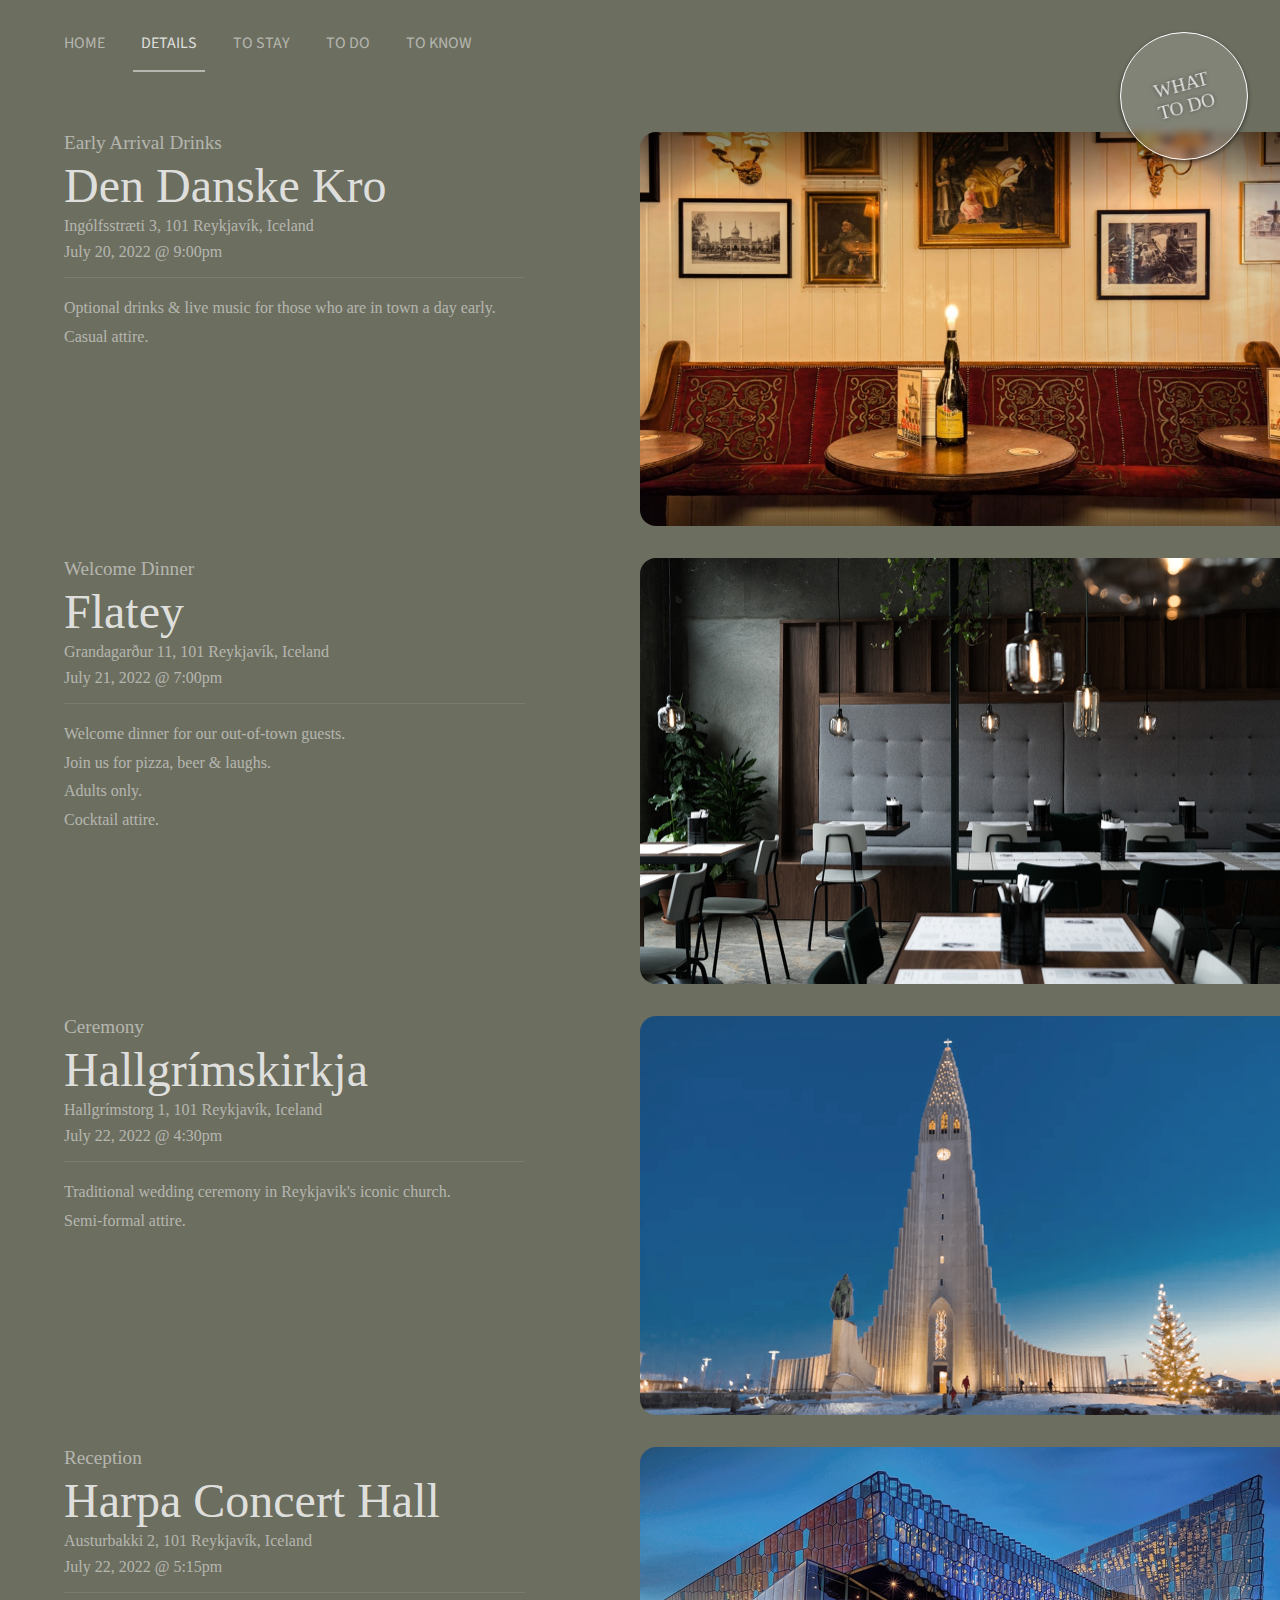
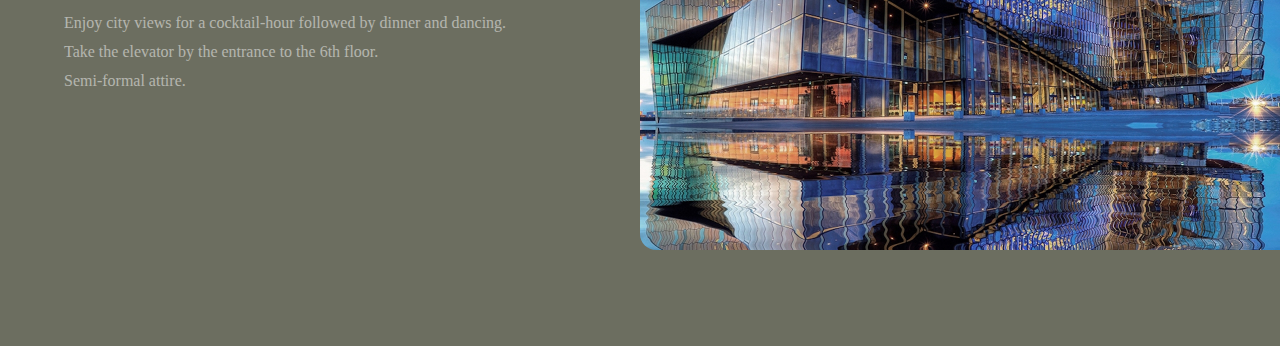
<file: details/index.html>
<html lang="en">

<head>
  <link rel="stylesheet" href="/style.css">
  <link
    href="https://fonts.googleapis.com/css2?family=Playfair+Display:wght@300;400;700;900&family=Source+Sans+Pro&display=swap"
    rel="stylesheet">
  <meta name="viewport" content="width=device-width, initial-scale=1">
  <title>Liz & Siggi | July 22, 2022</title>
</head>

<body>
  <div class="container peek">
    <div class="color-block">
      <div class="color-block-top">
        <div class="menu">
          <a class="menu-item" href="/">Home</a>
          <a class="menu-item selected" href="/details/">Details</a>
          <a class="menu-item" href="/stay/">To Stay</a>
          <a class="menu-item" href="/do/">To Do</a>
          <a class="menu-item" href="/know/">To Know</a>
        </div>
      </div>
      <div class="color-block-title">
        <div class="color-block-date">July 22, 2022 &nbsp;|&nbsp; Reykjavik, Iceland</div>
        <div class="color-block-names">Details</div>
      </div>
    </div>
    <div class="photo-block"></div>
    <div class="rsvp-container">
      <a href="/do/" class="rsvp"></a>
      <div class="rsvp-text">WHAT<br/>TO DO</div>
    </div>
  </div>
  <div class="container secondary">
    <div class="content">

      <div class="content-section">
        <div class="content-section-details">
          <div class="content-section-heading">Early Arrival Drinks</div>
          <div class="content-section-title">Den Danske Kro</div>
          <div class="content-section-info">Ingólfsstræti 3, 101 Reykjavík, Iceland</div>
          <div class="content-section-info">July 20, 2022 @ 9:00pm</div>
          <div class="content-section-info paragraph">
            Optional drinks & live music for those who are in town a day early.<br/>
            Casual attire.
          </div>
        </div>
        <img class="content-section-image" src="/danski2.jpg" />
      </div>

      <div class="content-section">
        <div class="content-section-details">
          <div class="content-section-heading">Welcome Dinner</div>
          <div class="content-section-title">Flatey</div>
          <div class="content-section-info">Grandagarður 11, 101 Reykjavík, Iceland</div>
          <div class="content-section-info">July 21, 2022 @ 7:00pm</div>
          <div class="content-section-info paragraph">
            Welcome dinner for our out-of-town guests.<br />
            Join us for pizza, beer & laughs.<br />
            Adults only.<br/>
            Cocktail attire.
          </div>
        </div>
        <img class="content-section-image" src="/flatey.jpg" />
      </div>

      <div class="content-section">
        <div class="content-section-details">
          <div class="content-section-heading">Ceremony</div>
          <div class="content-section-title">Hallgrímskirkja</div>
          <div class="content-section-info">Hallgrímstorg 1, 101 Reykjavík, Iceland</div>
          <div class="content-section-info">July 22, 2022 @ 4:30pm</div>
          <div class="content-section-info paragraph">
            Traditional wedding ceremony in Reykjavik's iconic church.<br />
            Semi-formal attire.
          </div>
        </div>
        <img class="content-section-image" src="/church.png" />
      </div>

      <div class="content-section">
        <div class="content-section-details">
          <div class="content-section-heading">Reception</div>
          <div class="content-section-title">Harpa Concert Hall</div>
          <div class="content-section-info">Austurbakki 2, 101 Reykjavík, Iceland</div>
          <div class="content-section-info">July 22, 2022 @ 5:15pm</div>
          <div class="content-section-info paragraph">
            Enjoy city views for a cocktail-hour followed by dinner and dancing.<br />
            Take the elevator by the entrance to the 6th floor.<br/>
            Semi-formal attire.
          </div>
        </div>
        <img class="content-section-image" src="/harpa.jpg" />
      </div>
    </div>
  </div>
</body>

</html>
</file>
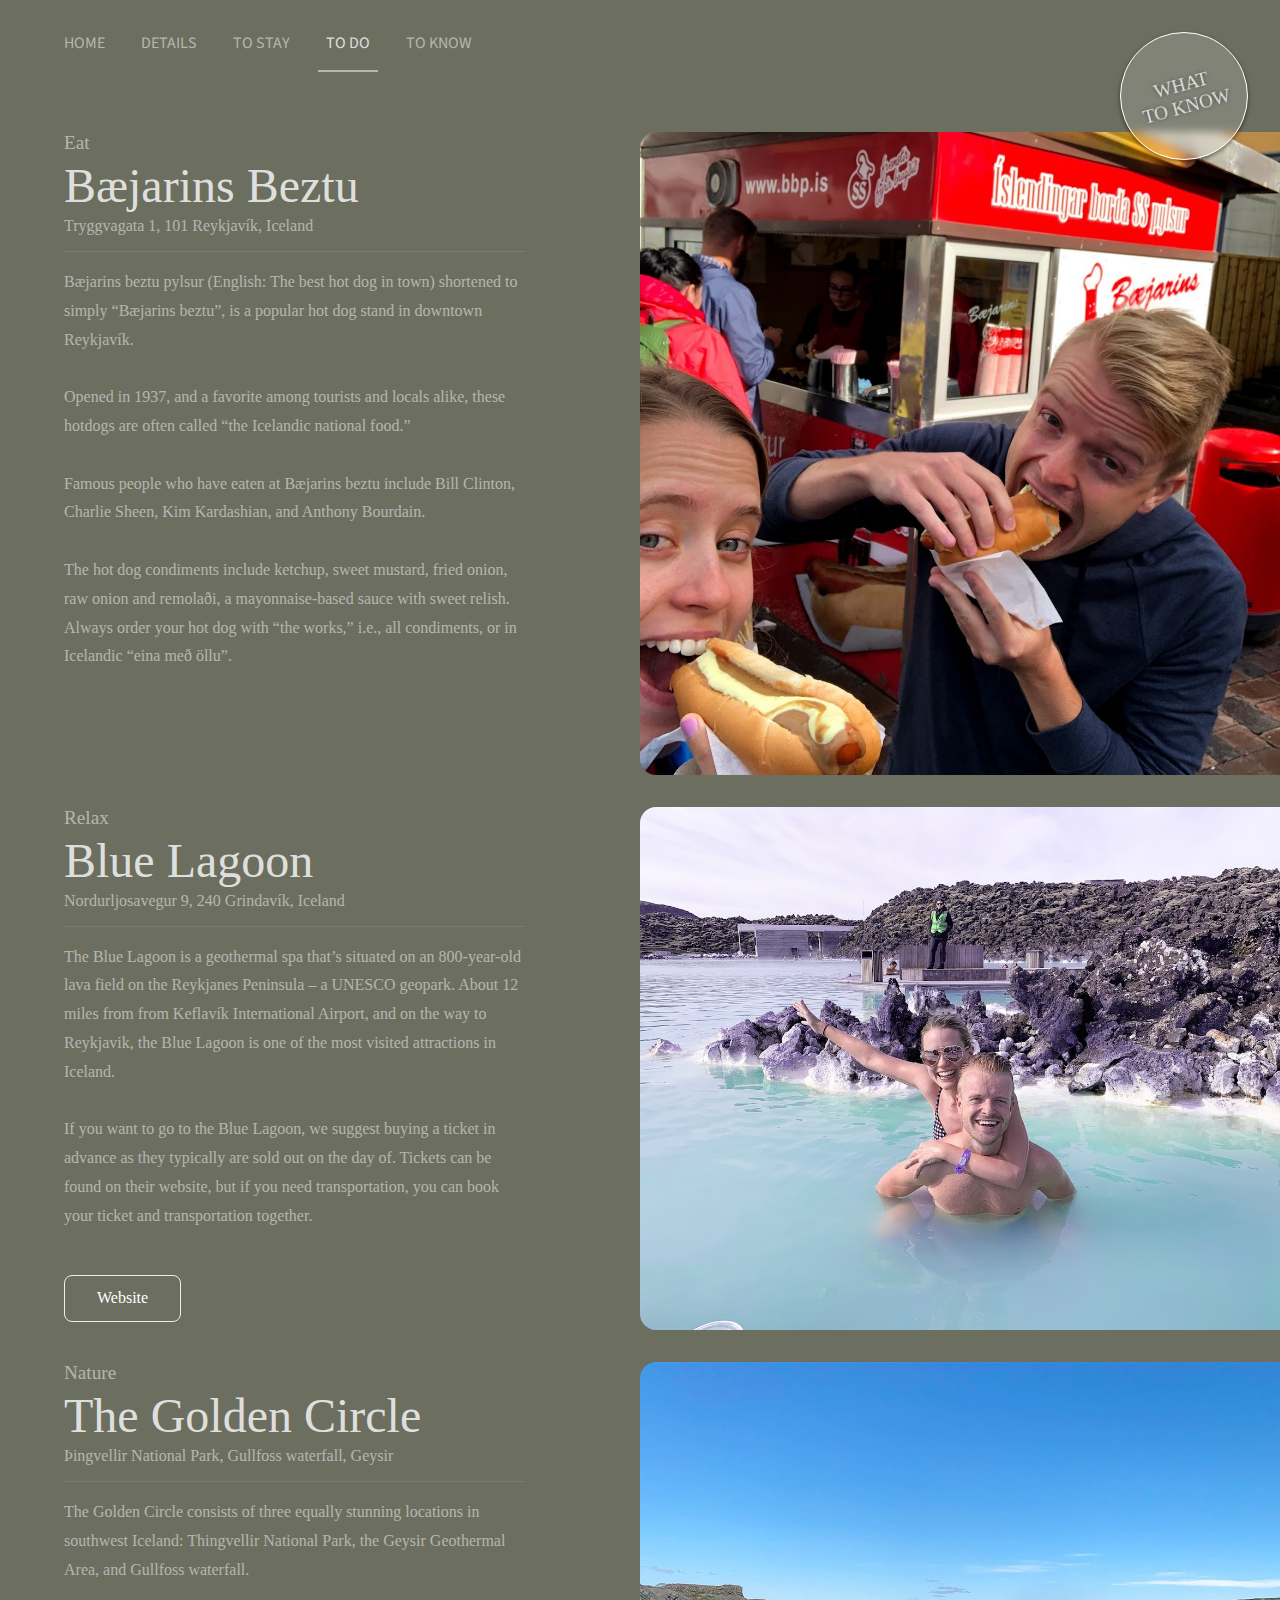
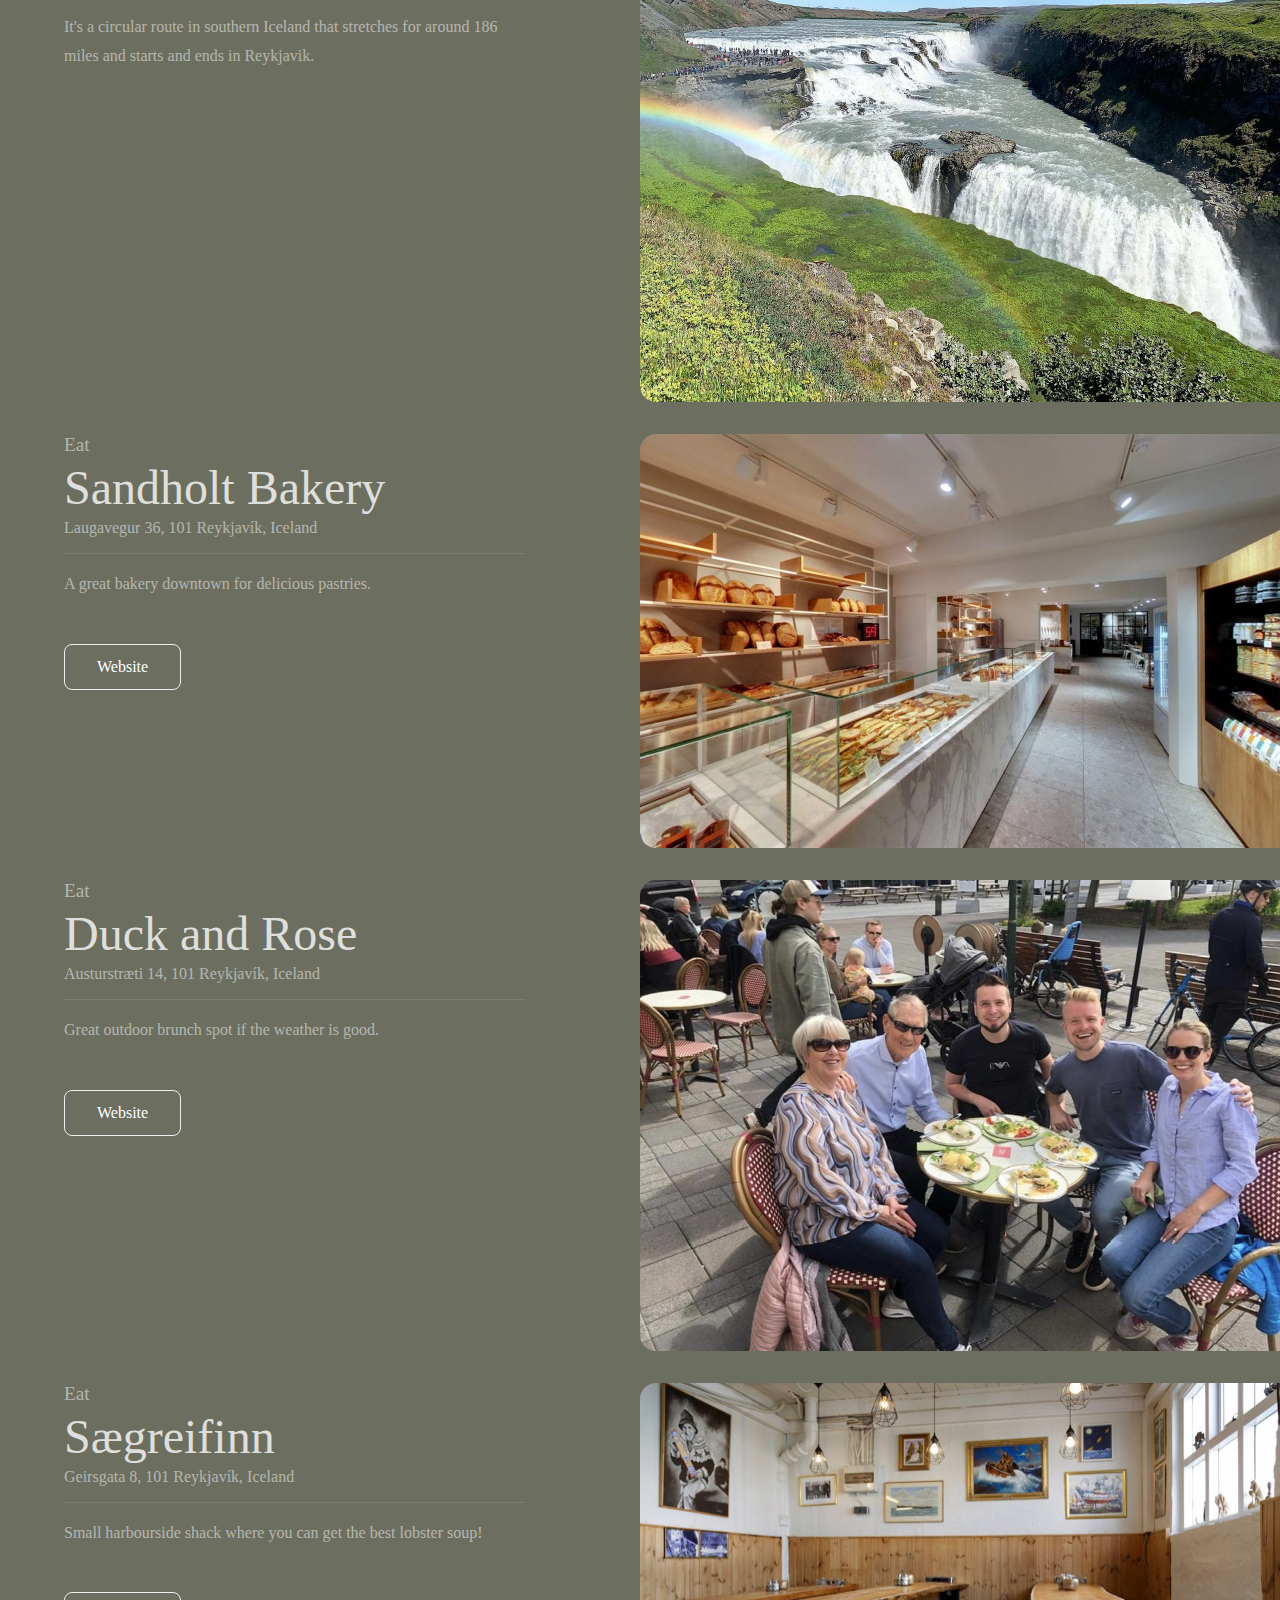
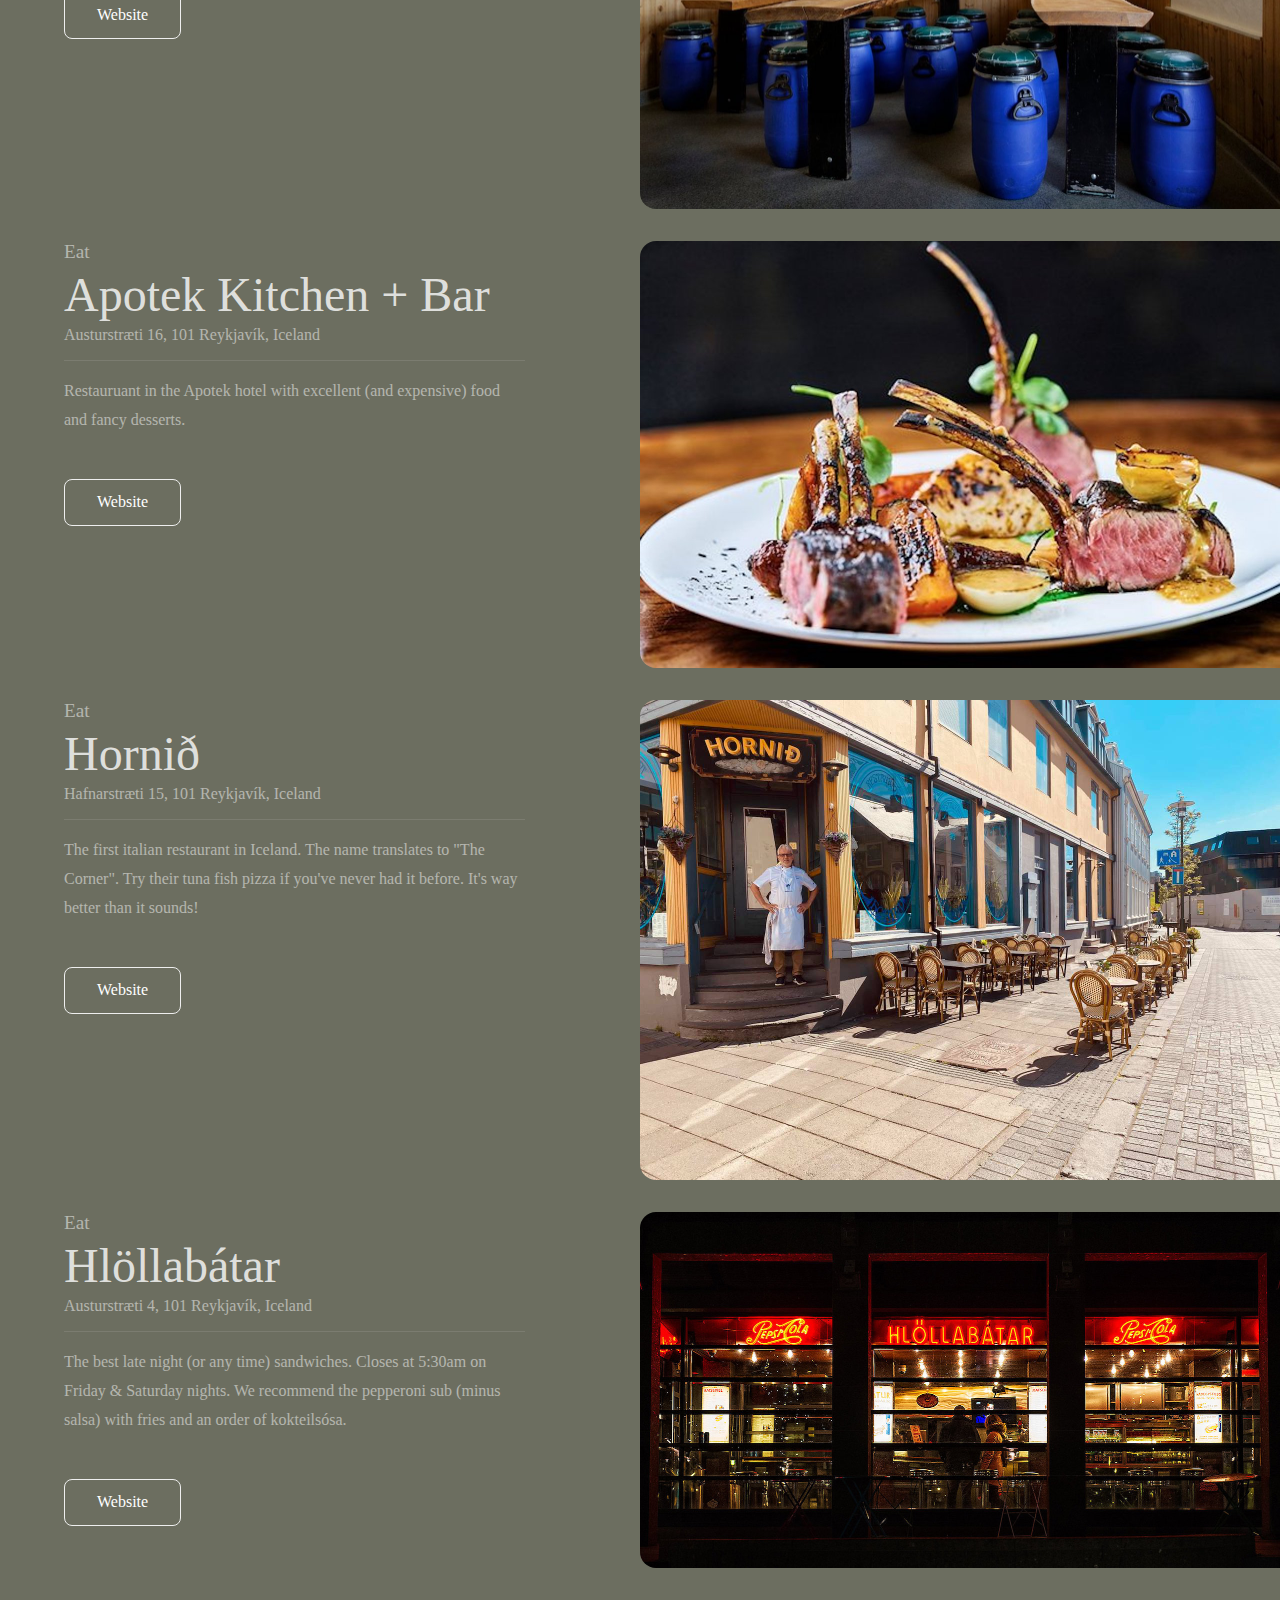
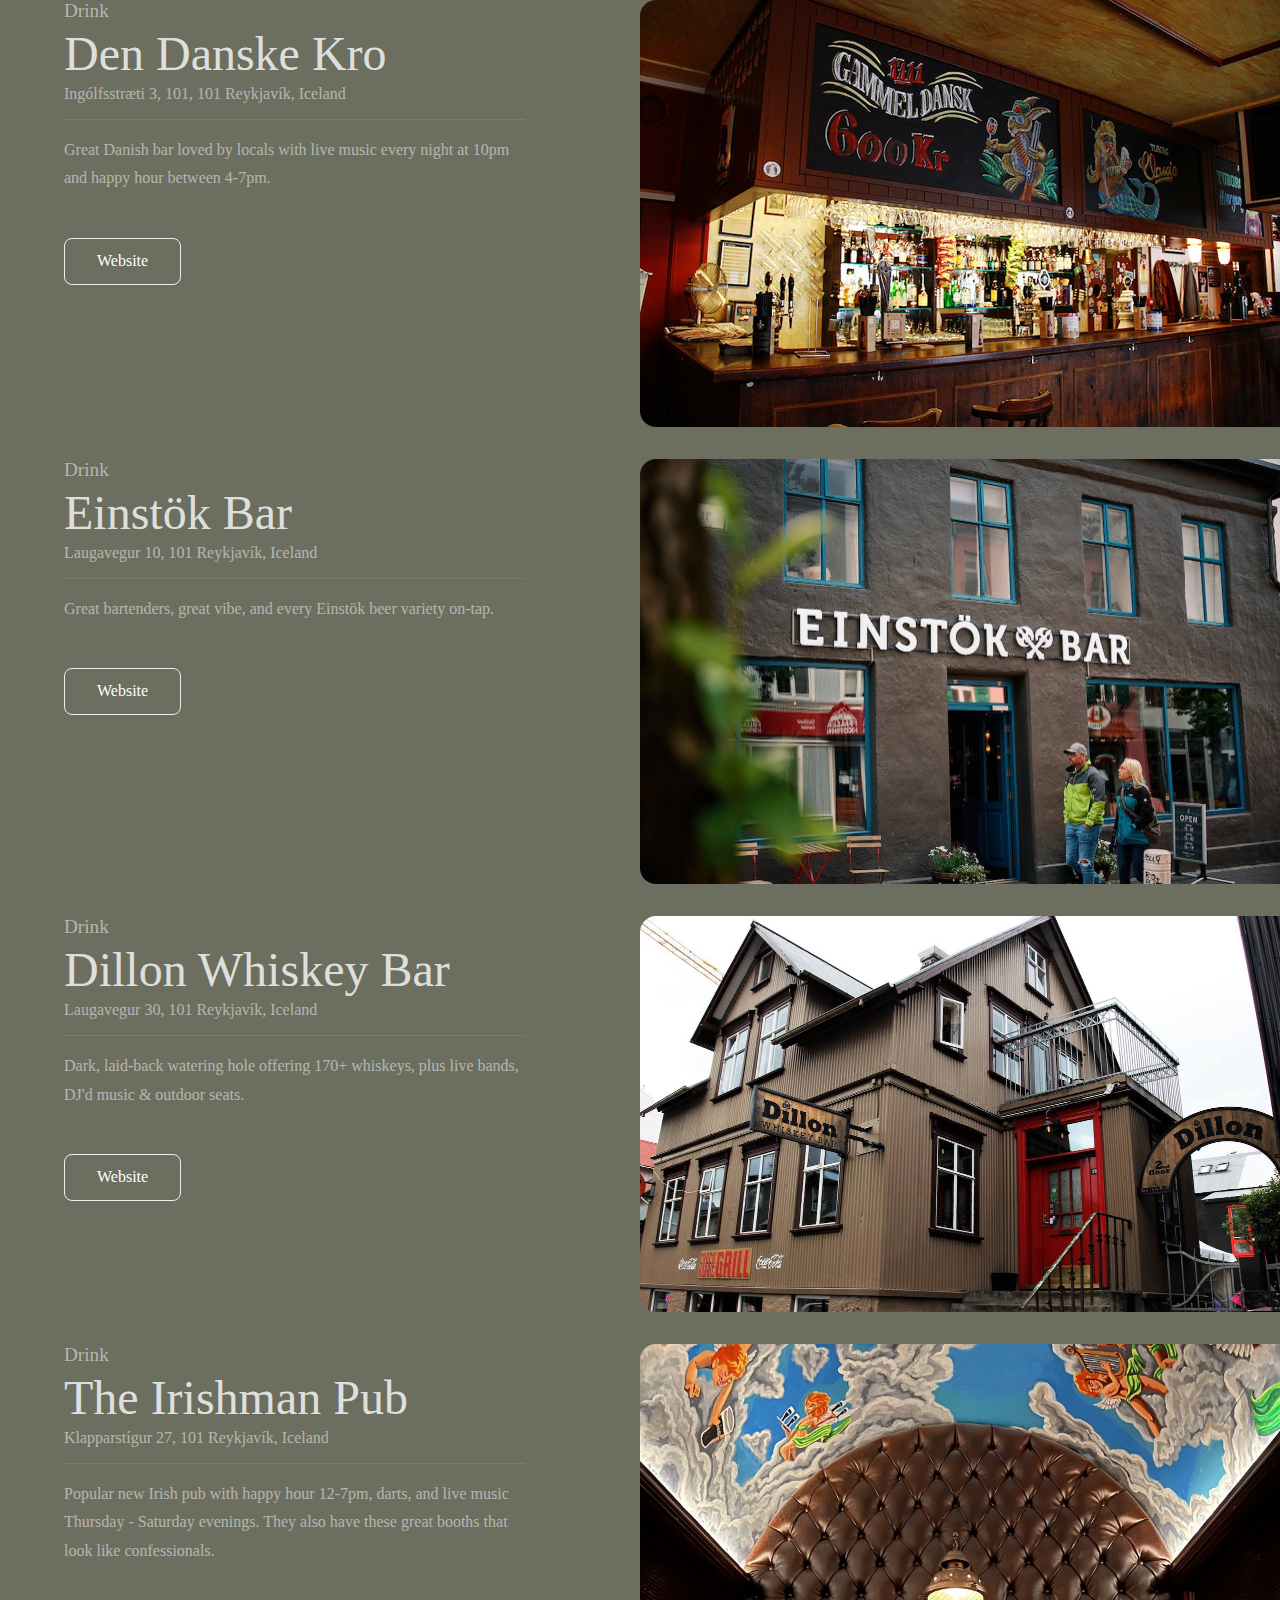
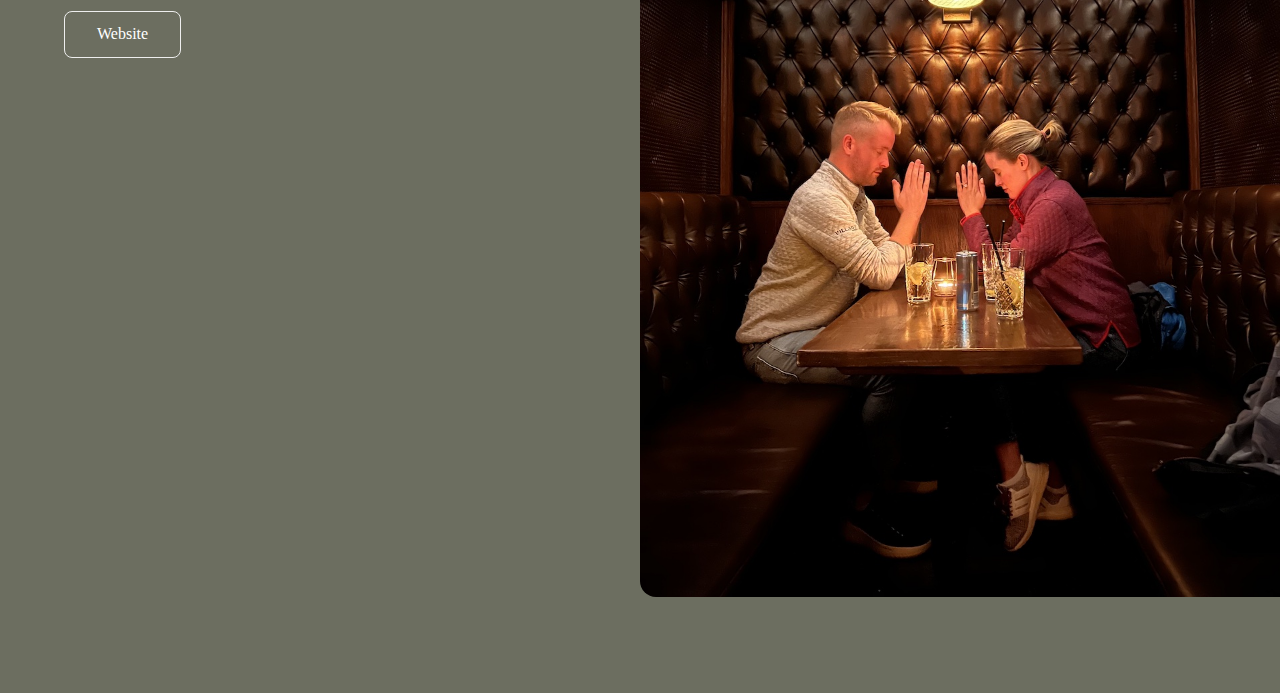
<file: do/index.html>
<html>

<head>
  <link rel="stylesheet" href="../style.css">
  <link
    href="https://fonts.googleapis.com/css2?family=Playfair+Display:wght@300;400;700;900&family=Source+Sans+Pro&display=swap"
    rel="stylesheet">
  <meta name="viewport" content="width=device-width, initial-scale=1">
  <title>Liz & Siggi | July 22, 2022</title>
</head>

<body>
  <div class="container peek">
    <div class="color-block">
      <div class="color-block-top">
        <div class="menu">
          <a class="menu-item" href="/">Home</a>
          <a class="menu-item" href="/details/">Details</a>
          <a class="menu-item" href="/stay/">To Stay</a>
          <a class="menu-item selected" href="/do/">To Do</a>
          <a class="menu-item" href="/know/">To Know</a>
        </div>
      </div>
      <div class="color-block-title">
        <div class="color-block-date">July 22, 2022 &nbsp;|&nbsp; Reykjavik, Iceland</div>
        <div class="color-block-names">To Do</div>
      </div>
    </div>
    <div class="photo-block"></div>
    <div class="rsvp-container">
      <a href="/know/" class="rsvp"></a>
      <div class="rsvp-text">WHAT<br/>TO KNOW</div>
    </div>
  </div>
  <div class="container secondary">
    <div class="content">
      <div class="content-section">
        <div class="content-section-details">
          <div class="content-section-heading">Eat</div>
          <div class="content-section-title">Bæjarins Beztu</div>
          <div class="content-section-info">Tryggvagata 1, 101 Reykjavík, Iceland</div>
          <div class="content-section-info paragraph">
            Bæjarins beztu pylsur (English: The best hot dog in town) shortened to simply “Bæjarins beztu”, is a popular hot dog stand in downtown Reykjavík. 
            <br/><br/>
            Opened in 1937, and a favorite among tourists and locals alike, these hotdogs are often called “the Icelandic national food.” 
            <br/><br/>
            Famous people who have eaten at Bæjarins beztu include Bill Clinton, Charlie Sheen, Kim Kardashian, and Anthony Bourdain.
            <br/><br/>
            The hot dog condiments include ketchup, sweet mustard, fried onion, raw onion and remolaði, a mayonnaise-based sauce with sweet relish. Always order your hot dog with “the works,” i.e., all condiments, or in Icelandic “eina með öllu”.
          </div>
        </div>
        <img class="content-section-image" src="../3.jpg" />
      </div>

      <div class="content-section">
        <div class="content-section-details">
          <div class="content-section-heading">Relax</div>
          <div class="content-section-title">Blue Lagoon</div>
          <div class="content-section-info">Nordurljosavegur 9, 240 Grindavík, Iceland</div>
          <div class="content-section-info paragraph">
            The Blue Lagoon is a geothermal spa that’s situated on an 800-year-old lava field on the Reykjanes Peninsula – a UNESCO geopark. About 12 miles from from Keflavík International Airport, and on the way to Reykjavik, the Blue Lagoon is one of the most visited attractions in Iceland.
            <br/><br/>
            If you want to go to the Blue Lagoon, we suggest buying a ticket in advance as they typically are sold out on the day of. Tickets can be found on their website, but if you need transportation, you can book your ticket and transportation together. 
            <br/><br/>
            <a target="_blank" href="https://www.bluelagoon.com/">Website</a>
          </div>
        </div>
        <img class="content-section-image" src="../1.jpg" />
      </div>

      <div class="content-section">
        <div class="content-section-details">
          <div class="content-section-heading">Nature</div>
          <div class="content-section-title">The Golden Circle</div>
          <div class="content-section-info"> Þingvellir National Park, Gullfoss waterfall, Geysir</div>
          <div class="content-section-info paragraph">
            The Golden Circle consists of three equally stunning locations in southwest Iceland: Thingvellir National
            Park, the Geysir Geothermal Area, and Gullfoss waterfall.
            <br><br>
            It's a circular route in southern Iceland that stretches for around 186 miles and starts and ends in
            Reykjavik.

          </div>
        </div>
        <img class="content-section-image" src="../waterfall.jpeg" />
      </div>

      <div class="content-section">
        <div class="content-section-details">
          <div class="content-section-heading">Eat</div>
          <div class="content-section-title">Sandholt Bakery</div>
          <div class="content-section-info"> Laugavegur 36, 101 Reykjavík, Iceland</div>
          <div class="content-section-info paragraph">
            A great bakery downtown for delicious pastries.
            <br/><br/>
            <a target="_blank" href="https://sandholt.is/en/getting-started/">Website</a>
          </div>
        </div>
        <img class="content-section-image" src="../bakery.jpg" />
      </div>

      <div class="content-section">
        <div class="content-section-details">
          <div class="content-section-heading">Eat</div>
          <div class="content-section-title">Duck and Rose</div>
          <div class="content-section-info"> Austurstræti 14, 101 Reykjavík, Iceland</div>
          <div class="content-section-info paragraph">
            Great outdoor brunch spot if the weather is good.
            <br/><br/>
            <a target="_blank" href="https://duckandrose.is/en/">Website</a>
          </div>
        </div>
        <img class="content-section-image" src="../duck.jpg" />
      </div>

      <div class="content-section">
        <div class="content-section-details">
          <div class="content-section-heading">Eat</div>
          <div class="content-section-title">Sægreifinn</div>
          <div class="content-section-info">Geirsgata 8, 101 Reykjavík, Iceland</div>
          <div class="content-section-info paragraph">
            Small harbourside shack where you can get the best lobster soup!
            <br/><br/>
            <a target="_blank" href="https://www.tripadvisor.com/Restaurant_Review-g189970-d1209708-Reviews-Saegreifinn-Reykjavik_Capital_Region.html">Website</a>
          </div>
        </div>
        <img class="content-section-image" src="../lobster.jpg" />
      </div>

      <div class="content-section">
        <div class="content-section-details">
          <div class="content-section-heading">Eat</div>
          <div class="content-section-title">Apotek Kitchen + Bar</div>
          <div class="content-section-info"> Austurstræti 16, 101 Reykjavík, Iceland</div>
          <div class="content-section-info paragraph">
            Restauruant in the Apotek hotel with excellent (and expensive) food and fancy desserts.
            <br/><br/>
            <a target="_blank" href="https://apotekrestaurant.is/en/">Website</a>
          </div>
        </div>
        <img class="content-section-image" src="../apotek-restaurant.jpg" />
      </div>

      <div class="content-section">
        <div class="content-section-details">
          <div class="content-section-heading">Eat</div>
          <div class="content-section-title">Hornið</div>
          <div class="content-section-info">Hafnarstræti 15, 101 Reykjavík, Iceland</div>
          <div class="content-section-info paragraph">
            The first italian restaurant in Iceland. The name translates to "The Corner". Try their tuna fish pizza if you've never had it before. It's way better than it sounds! 
            <br/><br/>
            <a target="_blank" href="https://hornid.is/">Website</a>
          </div>
        </div>
        <img class="content-section-image" src="../hornid.jpg" />
      </div>

      <div class="content-section">
        <div class="content-section-details">
          <div class="content-section-heading">Eat</div>
          <div class="content-section-title">Hlöllabátar</div>
          <div class="content-section-info">Austurstræti 4, 101 Reykjavík, Iceland</div>
          <div class="content-section-info paragraph">
            The best late night (or any time) sandwiches. Closes at 5:30am on Friday & Saturday nights. We recommend the pepperoni sub (minus salsa) with fries and an order of kokteilsósa.
            <br/><br/>
            <a target="_blank" href="https://www.tripadvisor.com/Restaurant_Review-g189970-d2700680-Reviews-Hlollabatar-Reykjavik_Capital_Region.html">Website</a>
          </div>
        </div>
        <img class="content-section-image" src="../hloll.jpg" />
      </div>

      <div class="content-section">
        <div class="content-section-details">
          <div class="content-section-heading">Drink</div>
          <div class="content-section-title">Den Danske Kro</div>
          <div class="content-section-info">Ingólfsstræti 3, 101, 101 Reykjavík, Iceland</div>
          <div class="content-section-info paragraph">
            Great Danish bar loved by locals with live music every night at 10pm and happy hour between 4-7pm.
            <br/><br/>
            <a target="_blank" href="https://danski.is/">Website</a>
          </div>
        </div>
        <img class="content-section-image" src="../danski.jpg" />
      </div>

      <div class="content-section">
        <div class="content-section-details">
          <div class="content-section-heading">Drink</div>
          <div class="content-section-title">Einstök Bar</div>
          <div class="content-section-info">Laugavegur 10, 101 Reykjavík, Iceland</div>
          <div class="content-section-info paragraph">
            Great bartenders, great vibe, and every Einstök beer variety on-tap. 
            <br/><br/>
            <a target="_blank" href="https://www.tripadvisor.com/Restaurant_Review-g189970-d23488512-Reviews-Einstok_Bar-Reykjavik_Capital_Region.html">Website</a>
          </div>
        </div>
        <img class="content-section-image" src="../ein.jpg" />
      </div>

      <div class="content-section">
        <div class="content-section-details">
          <div class="content-section-heading">Drink</div>
          <div class="content-section-title">Dillon Whiskey Bar</div>
          <div class="content-section-info">Laugavegur 30, 101 Reykjavík, Iceland</div>
          <div class="content-section-info paragraph">
            Dark, laid-back watering hole offering 170+ whiskeys, plus live bands, DJ'd music & outdoor seats.
            <br/><br/>
            <a target="_blank" href="https://www.tripadvisor.com/Attraction_Review-g189970-d4326058-Reviews-Dillon_Whiskey_Bar-Reykjavik_Capital_Region.html">Website</a>
          </div>
        </div>
        <img class="content-section-image" src="../dillon.jpg" />
      </div>


      <div class="content-section">
        <div class="content-section-details">
          <div class="content-section-heading">Drink</div>
          <div class="content-section-title">The Irishman Pub</div>
          <div class="content-section-info">Klapparstígur 27, 101 Reykjavík, Iceland</div>
          <div class="content-section-info paragraph">
            Popular new Irish pub with happy hour 12-7pm, darts, and live music Thursday - Saturday evenings. They also have these great booths that look like confessionals.
            <br/><br/>
            <a target="_blank" href="https://www.tripadvisor.com/Attraction_Review-g189970-d4326058-Reviews-Dillon_Whiskey_Bar-Reykjavik_Capital_Region.html">Website</a>
          </div>
        </div>
        <img class="content-section-image" src="../irish.jpg" />
      </div>

      <!-- <div class="content-section">
        <div class="content-section-details">
          <div class="content-section-heading">Check back for more!</div>
          <div class="content-section-title">Coming soon</div>
          <div class="content-section-info paragraph">
            Check back for more ideas on what to do while in Iceland in the months leading up to the wedding!
          </div>
        </div>
        <img class="content-section-image" src="../2.jpg" />
      </div> -->

    </div>
  </div>
</body>

</html>
</file>
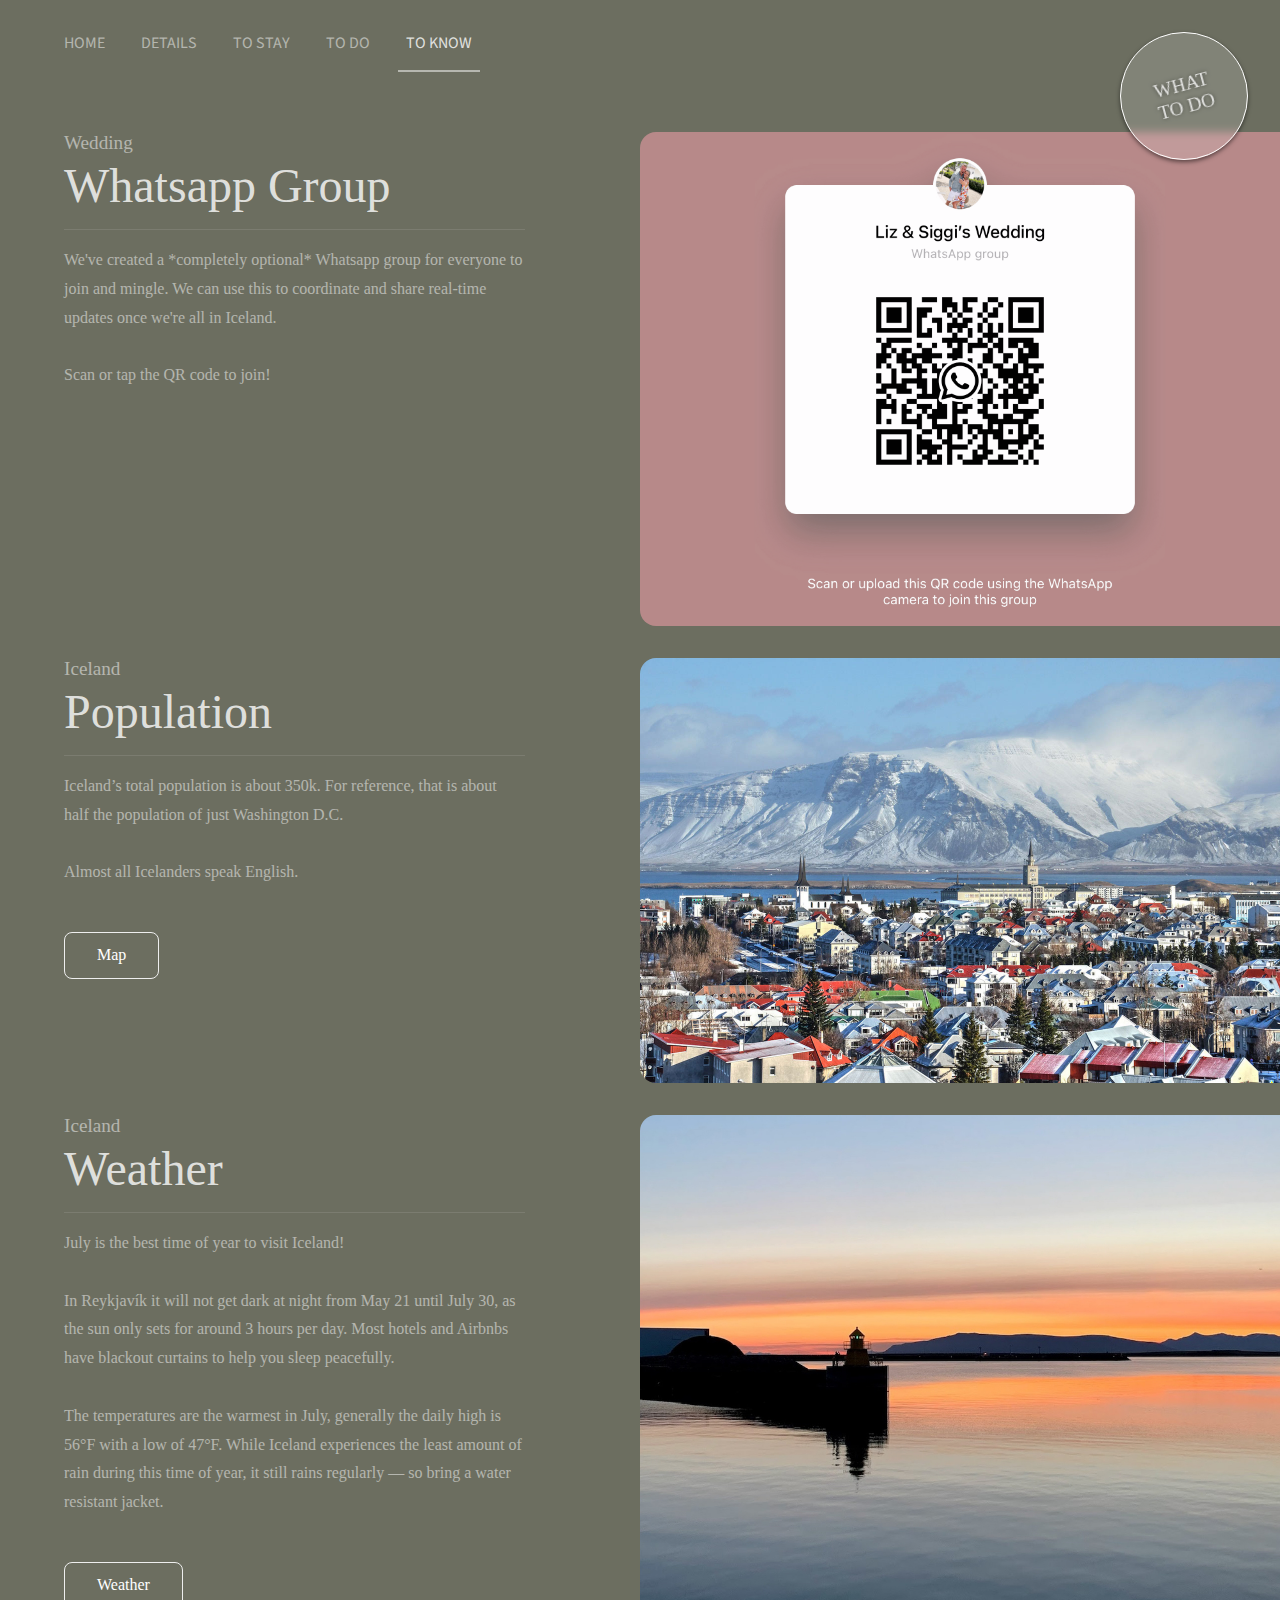
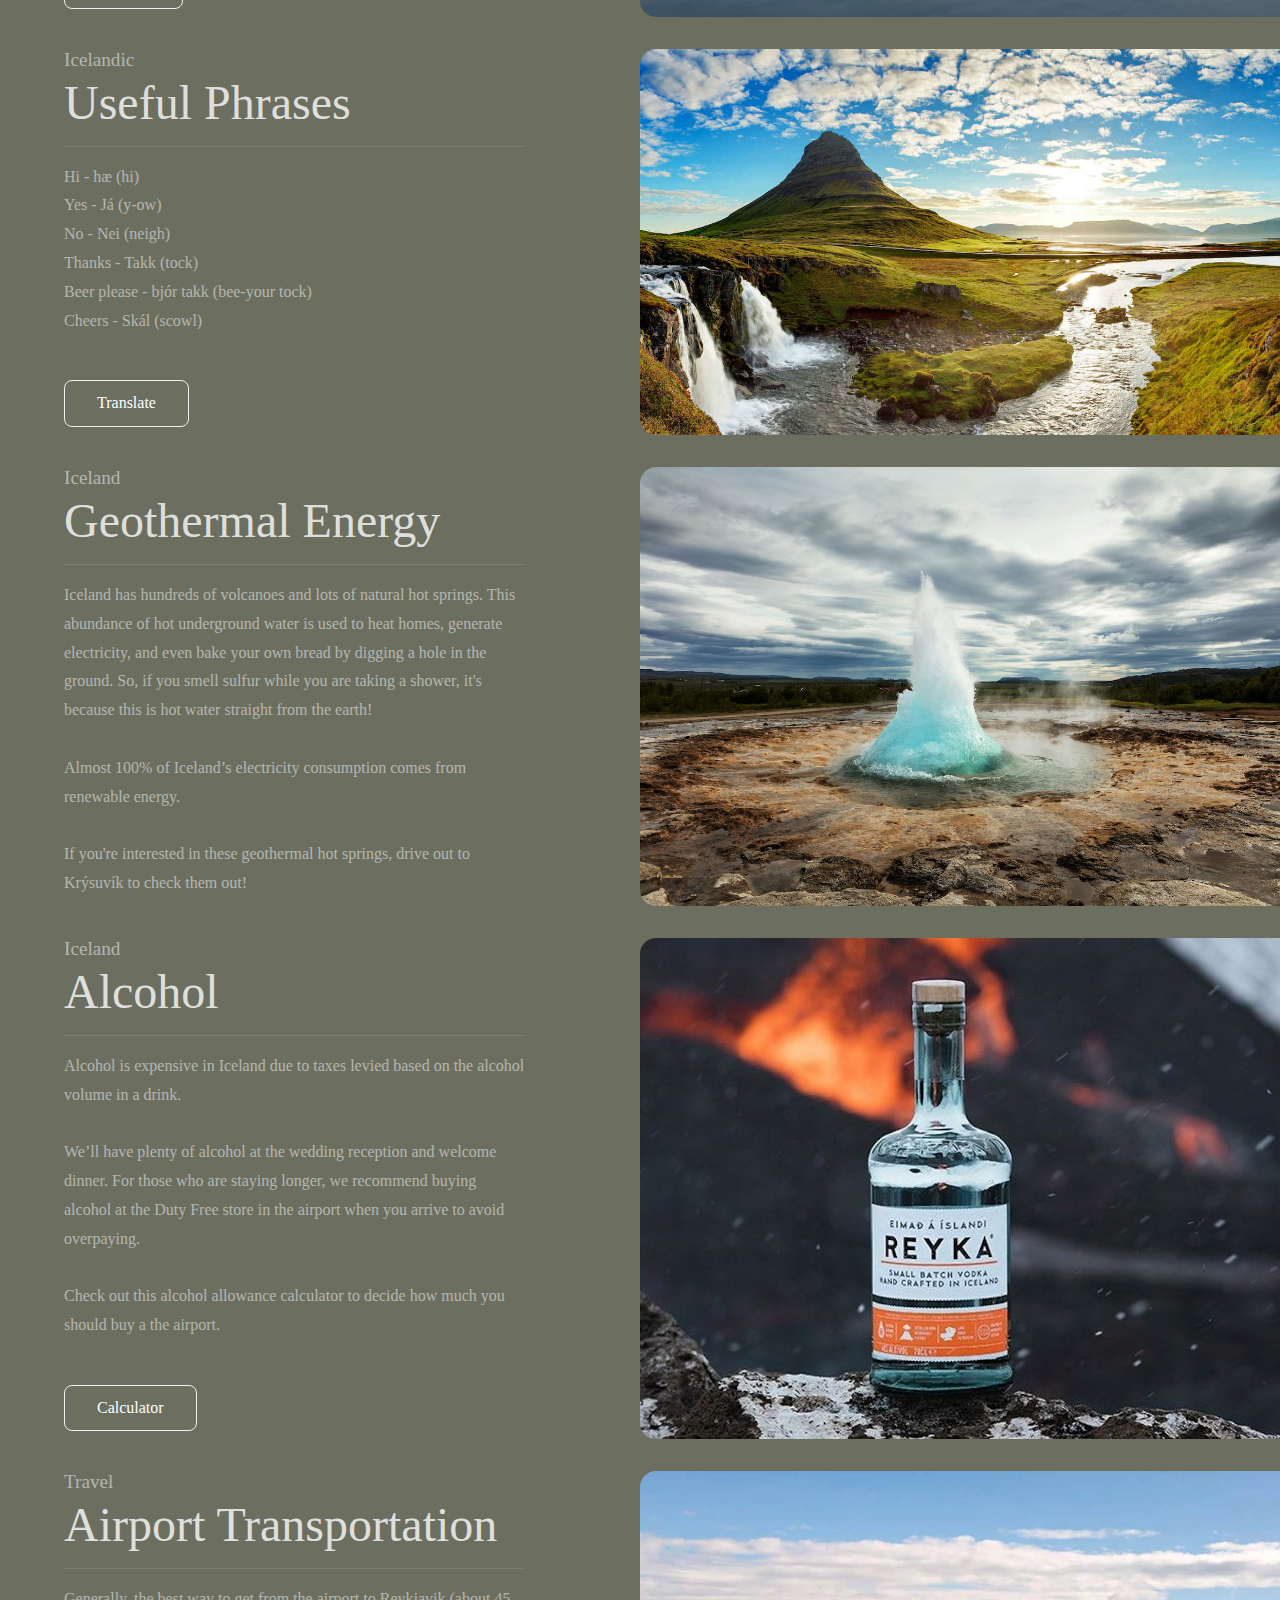
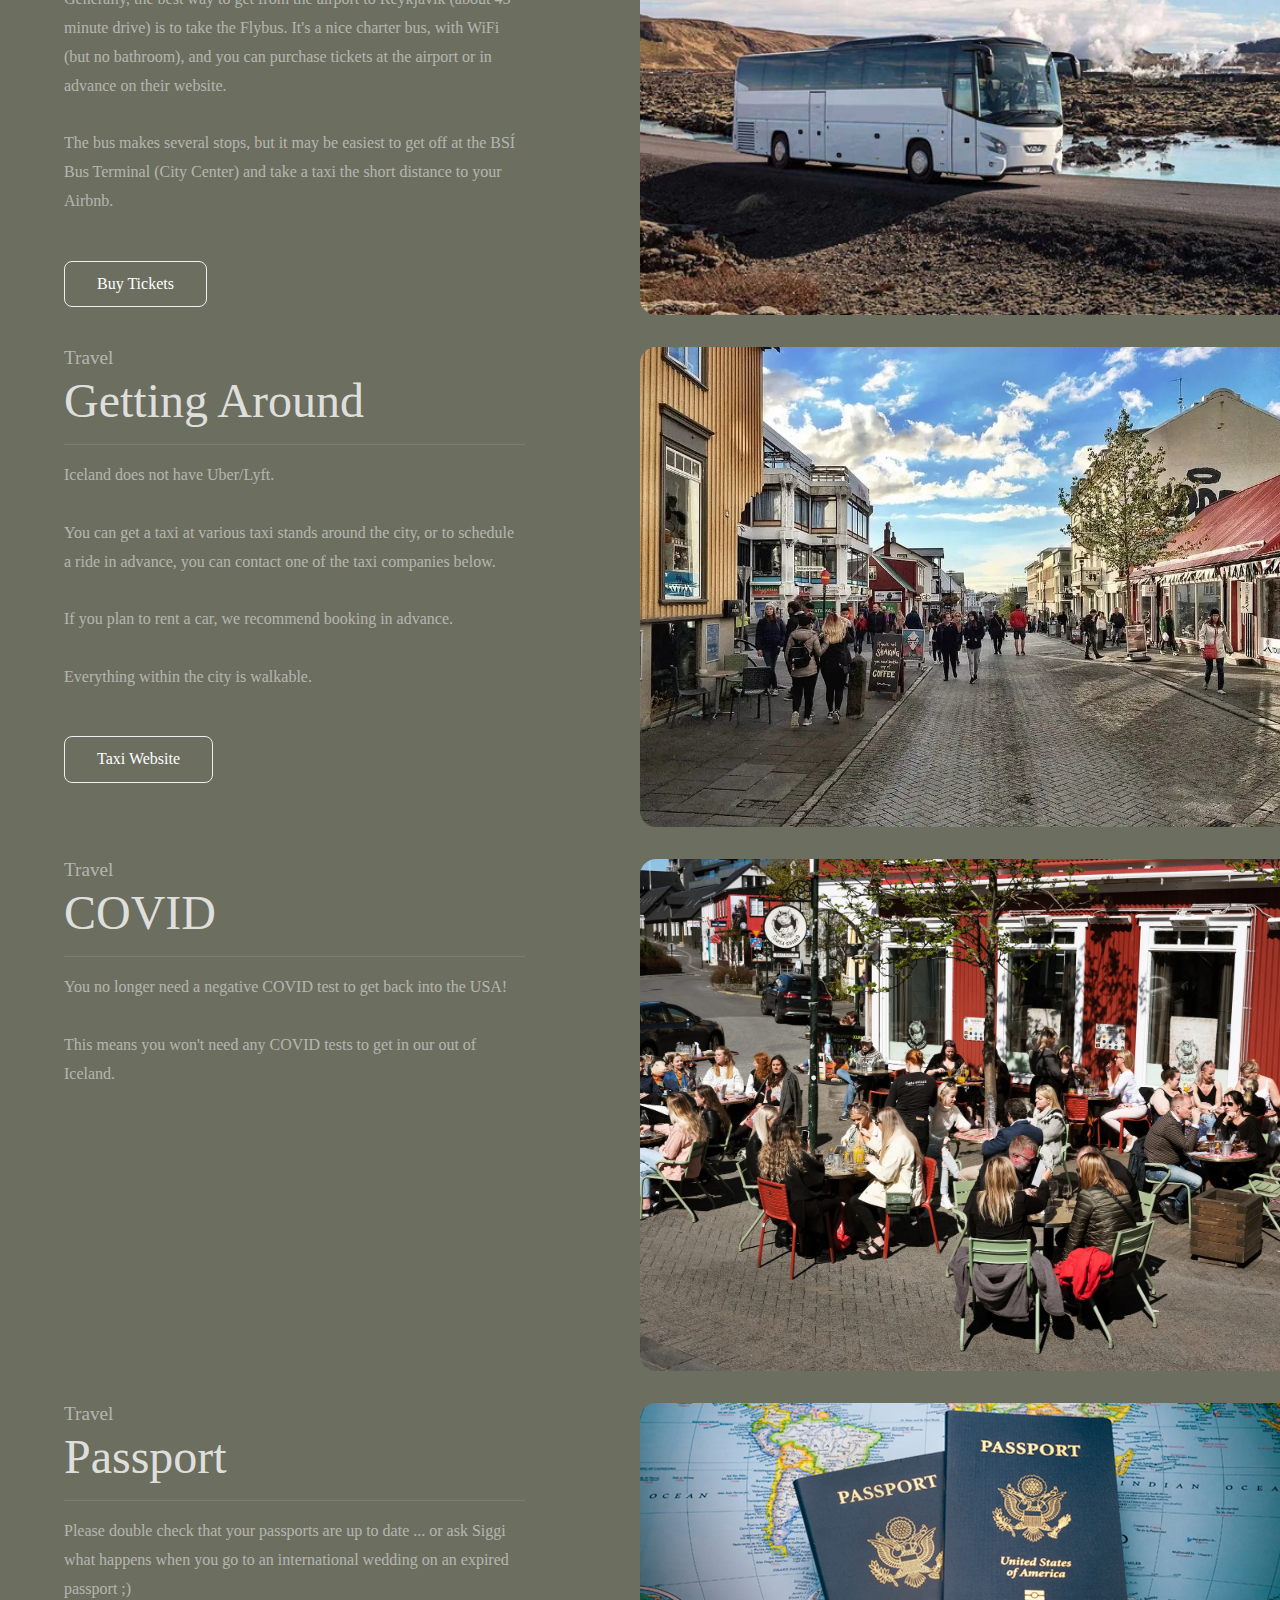
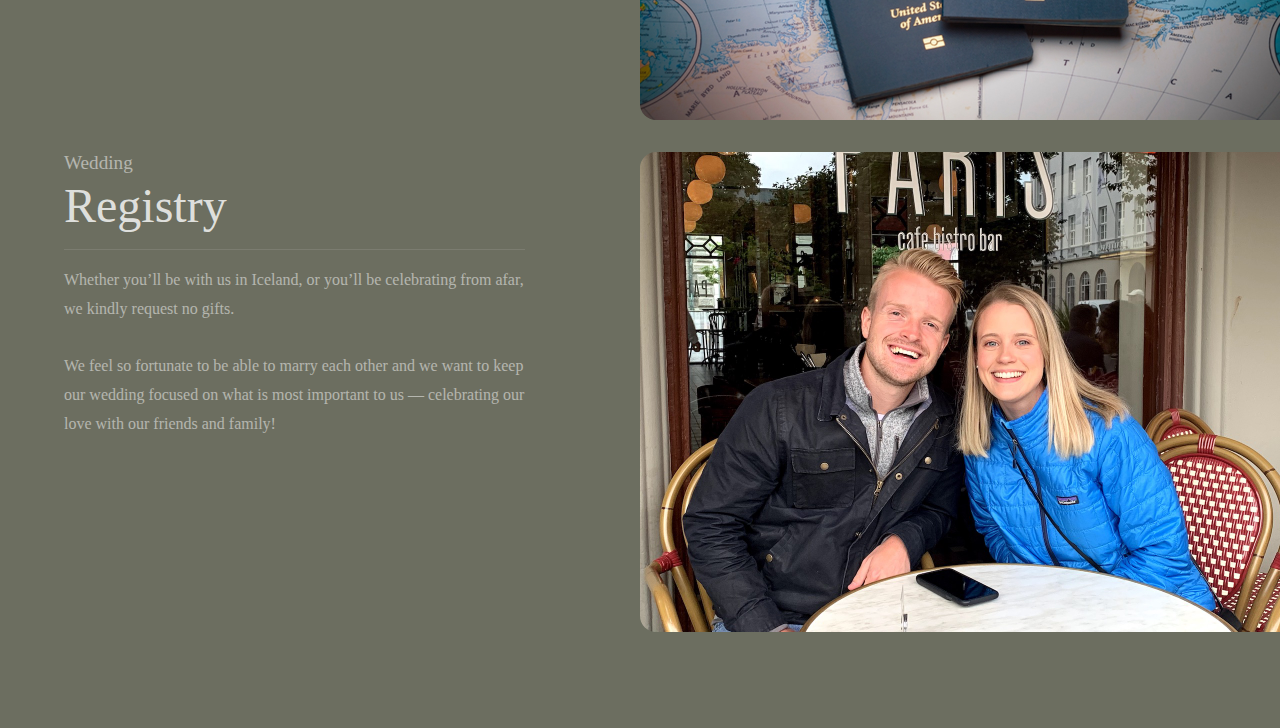
<file: know/index.html>
<html>

<head>
  <link rel="stylesheet" href="../style.css">
  <link
    href="https://fonts.googleapis.com/css2?family=Playfair+Display:wght@300;400;700;900&family=Source+Sans+Pro&display=swap"
    rel="stylesheet">
  <meta name="viewport" content="width=device-width, initial-scale=1">
  <title>Liz & Siggi | July 22, 2022</title>
</head>

<body>
  <div class="container peek">
    <div class="color-block">
      <div class="color-block-top">
        <div class="menu">
          <a class="menu-item" href="/">Home</a>
          <a class="menu-item" href="/details/">Details</a>
          <a class="menu-item" href="/stay/">To Stay</a>
          <a class="menu-item" href="/do/">To Do</a>
          <a class="menu-item selected" href="/know/">To Know</a>
        </div>
      </div>
      <div class="color-block-title">
        <div class="color-block-date">July 22, 2022 &nbsp;|&nbsp; Reykjavik, Iceland</div>
        <div class="color-block-names">To Know</div>
      </div>
    </div>
    <div class="photo-block"></div>
    <div class="rsvp-container">
      <a href="/do/" class="rsvp"></a>
      <div class="rsvp-text">WHAT<br/>TO DO</div>
    </div>
  </div>



  <div class="container secondary">
    <div class="content">

      <div class="content-section">
        <div class="content-section-details">
          <div class="content-section-heading">Wedding</div>
          <div class="content-section-title">Whatsapp Group</div>
          <div class="content-section-info paragraph">
            We've created a *completely optional* Whatsapp group for everyone to join and mingle. We can use this to coordinate and share real-time updates once we're all in Iceland.
            <br/><br/>
            Scan or tap the QR code to join!
          </div>
        </div>
        <a href="https://chat.whatsapp.com/CUx4vXQWIx683GSOp6XgOL"><img class="content-section-image" src="../qr2.png" /></a>
      </div>

      <div class="content-section">
        <div class="content-section-details">
          <div class="content-section-heading">Iceland</div>
          <div class="content-section-title">Population</div>
          <div class="content-section-info paragraph">
            Iceland’s total population is about 350k. For reference, that is about half the population of just Washington D.C.
            <br/><br/>
            Almost all Icelanders speak English.
            <br/><br/>
            <a target="_blank" href="https://www.google.com/maps/@64.1470782,-21.9375695,16z">Map</a>
          </div>
        </div>
        <img class="content-section-image" src="../reykjavik.jpeg" />
      </div>

      <div class="content-section">
        <div class="content-section-details">
          <div class="content-section-heading">Iceland</div>
          <div class="content-section-title">Weather</div>
          <div class="content-section-info paragraph">
            July is the best time of year to visit Iceland!
            <br/><br/>
            In Reykjavík it will not get dark at night from May 21 until July 30, as the sun only sets for around 3 hours per day. Most hotels and Airbnbs have blackout curtains to help you sleep peacefully.  
            <br/><br/>
            The temperatures are the warmest in July, generally the daily high is 56°F with a low of 47°F. While Iceland experiences the least amount of rain during this time of year, it still rains regularly &mdash; so bring a water resistant jacket.
            <br/><br/>
            <a target="_blank" href="https://www.google.com/search?q=reykjavik+weather">Weather</a>
          </div>
        </div>
        <img class="content-section-image" src="../light.jpg" />
      </div>

      <div class="content-section">
        <div class="content-section-details">
          <div class="content-section-heading">Icelandic</div>
          <div class="content-section-title">Useful Phrases</div>
          <div class="content-section-info paragraph">
            Hi - hæ (hi)<br/>
            Yes - Já (y-ow)<br/>
            No - Nei (neigh)<br/>
            Thanks - Takk (tock)<br/>
            Beer please - bjór takk (bee-your tock)<br/>
            Cheers - Skál (scowl)
            <br/><br/>
            <a target="_blank" href="https://translate.google.com/?sl=en&tl=is&op=translate">Translate</a>
          </div>
        </div>
        <img class="content-section-image" src="../nature.jpeg" />
      </div>

      <div class="content-section">
        <div class="content-section-details">
          <div class="content-section-heading">Iceland</div>
          <div class="content-section-title">Geothermal Energy</div>
          <div class="content-section-info paragraph">
            Iceland has hundreds of volcanoes and lots of natural hot springs. This abundance of hot underground water is used to heat homes, generate electricity, and even bake your own bread by digging a hole in the ground. So, if you smell sulfur while you are taking a shower, it's because this is hot water straight from the earth!
            <br/><br/>
            Almost 100% of Iceland’s electricity consumption comes from renewable energy. 
            <br/><br/>
            If you're interested in these geothermal hot springs, drive out to Krýsuvík to check them out!
          </div>
        </div>
        <img class="content-section-image" src="../geysir.jpeg" />
      </div>

      <div class="content-section">
        <div class="content-section-details">
          <div class="content-section-heading">Iceland</div>
          <div class="content-section-title">Alcohol</div>
          <div class="content-section-info paragraph">
            Alcohol is expensive in Iceland due to taxes levied based on the alcohol volume in a drink.
            <br /><br />
            We’ll have plenty of alcohol at the wedding reception and welcome dinner. For those who are staying longer, we recommend buying alcohol at the Duty Free store in the airport when you arrive to avoid overpaying.
            <br /><br />
            Check out this alcohol allowance calculator to decide how much you should buy a the airport.
            <br /><br />
            <a target="_blank" href="https://www.dutyfree.is/en/Allowance-calculator">Calculator</a>
          </div>
        </div>
        <img class="content-section-image" src="../alcohol.jpg" />
      </div>

      <div class="content-section">
        <div class="content-section-details">
          <div class="content-section-heading">Travel</div>
          <div class="content-section-title">Airport Transportation</div>
          <div class="content-section-info paragraph">
            Generally, the best way to get from the airport to Reykjavik (about 45 minute drive) is to take the Flybus. It's a nice charter bus, with WiFi (but no bathroom), and you can purchase tickets at the airport or in advance on their website. 
            <br /><br />
            The bus makes several stops, but it may be easiest to get off at the BSÍ Bus Terminal (City Center) and take a taxi the short distance to your Airbnb.
            <br /><br />
            <a target="_blank" href="https://www.re.is/tour/flybus/">Buy Tickets</a>
          </div>
        </div>
        <img class="content-section-image" src="../flybus.webp" />
      </div>

      <div class="content-section">
        <div class="content-section-details">
          <div class="content-section-heading">Travel</div>
          <div class="content-section-title">Getting Around</div>
          <div class="content-section-info paragraph">
            Iceland does not have Uber/Lyft.
            <br/><br/>
            You can get a taxi at various taxi stands around the city, or to schedule a ride in advance, you can contact one of the taxi companies below. 
            <br/><br/>
            If you plan to rent a car, we recommend booking in advance.
            <br/><br/>
            Everything within the city is walkable.
            <br/><br/>
            <a target="_blank" href="https://visitreykjavik.is/taxi">Taxi Website</a>
          </div>
        </div>
        <img class="content-section-image" src="../walk.webp" />
      </div>

      <div class="content-section">
        <div class="content-section-details">
          <div class="content-section-heading">Travel</div>
          <div class="content-section-title">COVID</div>
          <div class="content-section-info paragraph">
            You no longer need a negative COVID test to get back into the USA!
            <br/><br/>
            This means you won't need any COVID tests to get in our out of Iceland.
          </div>
        </div>
        <img class="content-section-image" src="../covid.webp" />
      </div>

      <div class="content-section">
        <div class="content-section-details">
          <div class="content-section-heading">Travel</div>
          <div class="content-section-title">Passport</div>
          <div class="content-section-info paragraph">
            Please double check that your passports are up to date ... or ask Siggi what happens when you go to an international wedding on an expired passport ;)
          </div>
        </div>
        <img class="content-section-image" src="../passport.jpg" />
      </div>

      <div class="content-section">
        <div class="content-section-details">
          <div class="content-section-heading">Wedding</div>
          <div class="content-section-title">Registry</div>
          <div class="content-section-info paragraph">
            Whether you’ll be with us in Iceland, or you’ll be celebrating from afar, we kindly request no gifts.
            <br/><br/>
            We feel so fortunate to be able to marry each other and we want to keep our wedding focused on what is most important to us &mdash; celebrating our love with our friends and family!             
          </div>
        </div>
        <img class="content-section-image" src="../0.jpg" />
      </div>


    </div>
  </div>
</body>

</html>
</file>
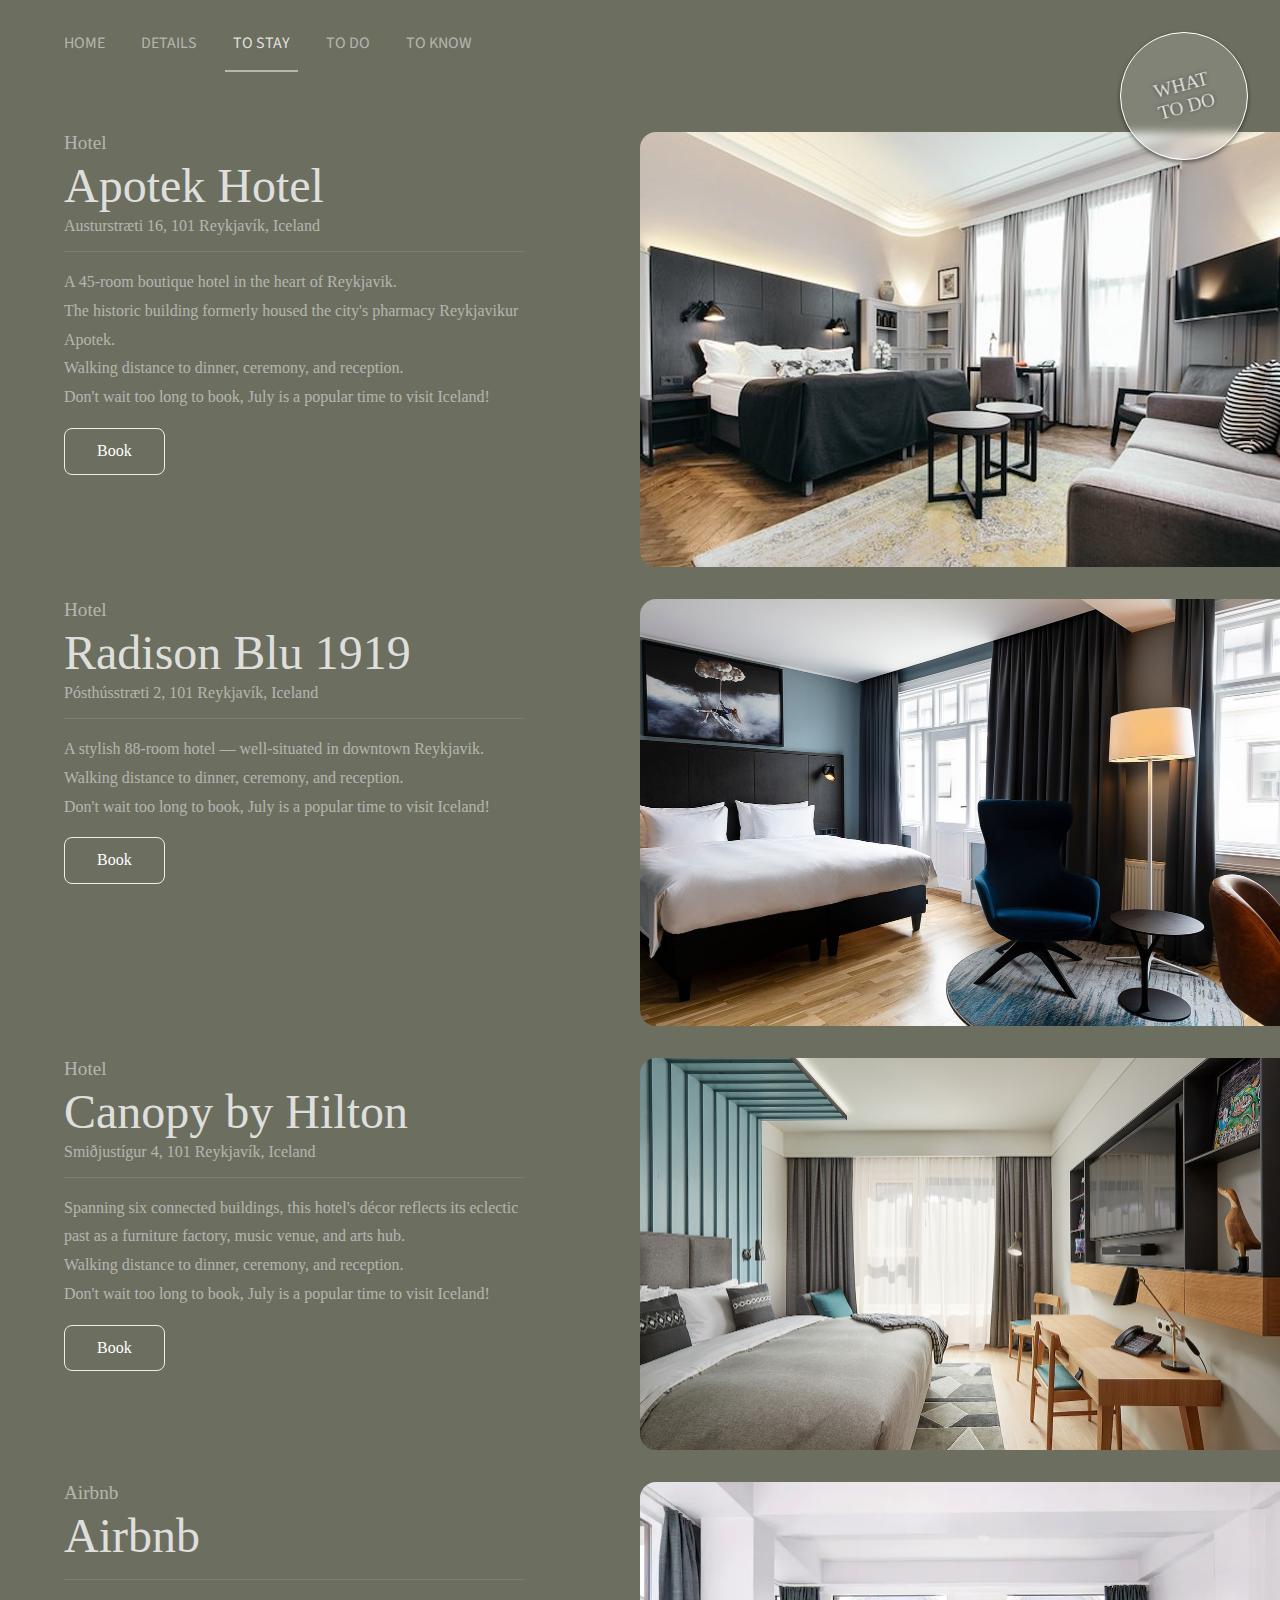
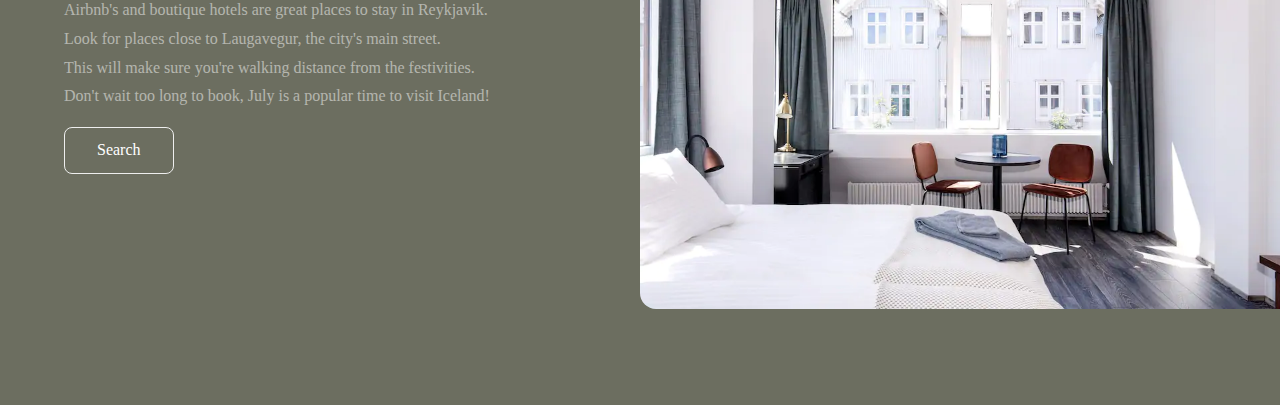
<file: stay/index.html>
<html>

<head>
  <link rel="stylesheet" href="../style.css">
  <link
    href="https://fonts.googleapis.com/css2?family=Playfair+Display:wght@300;400;700;900&family=Source+Sans+Pro&display=swap"
    rel="stylesheet">
  <meta name="viewport" content="width=device-width, initial-scale=1">
  <title>Liz & Siggi | July 22, 2022</title>
</head>

<body>
  <div class="container peek">
    <div class="color-block">
      <div class="color-block-top">
        <div class="menu">
          <a class="menu-item" href="/">Home</a>
          <a class="menu-item" href="/details/">Details</a>
          <a class="menu-item selected" href="/stay/">To Stay</a>
          <a class="menu-item" href="/do/">To Do</a>
          <a class="menu-item" href="/know/">To Know</a>
        </div>
      </div>
      <div class="color-block-title">
        <div class="color-block-date">July 22, 2022 &nbsp;|&nbsp; Reykjavik, Iceland</div>
        <div class="color-block-names">To Stay</div>
      </div>
    </div>
    <div class="photo-block"></div>
    <div class="rsvp-container">
      <a href="/do/" class="rsvp"></a>
      <div class="rsvp-text">WHAT<br/>TO DO</div>
    </div>
  </div>
  <div class="container secondary">
    <div class="content">
      <div class="content-section">
        <div class="content-section-details">
          <div class="content-section-heading">Hotel</div>
          <div class="content-section-title">Apotek Hotel</div>
          <div class="content-section-info">Austurstræti 16, 101 Reykjavík, Iceland</div>
          <div class="content-section-info paragraph">
            A 45-room boutique hotel in the heart of Reykjavik.<br/>
            The historic building formerly housed the city's pharmacy Reykjavikur Apotek.<br />
            Walking distance to dinner, ceremony, and reception.<br />
            Don't wait too long to book, July is a popular time to visit Iceland!<br />
            <a target="_blank" href="https://www.keahotels.is/en/hotels/apotek-hotel">Book</a>
          </div>
        </div>
        <img class="content-section-image" src="../apotek.jpg" />
      </div>

      <div class="content-section">
        <div class="content-section-details">
          <div class="content-section-heading">Hotel</div>
          <div class="content-section-title">Radison Blu 1919</div>
          <div class="content-section-info">Pósthússtræti 2, 101 Reykjavík, Iceland</div>
          <div class="content-section-info paragraph">
            A stylish 88-room hotel &mdash; well-situated in downtown Reykjavik.<br />
            Walking distance to dinner, ceremony, and reception.<br />
            Don't wait too long to book, July is a popular time to visit Iceland!<br />
            <a target="_blank" href="https://www.radissonhotels.com/en-us/hotels/radisson-blu-reykjavik-1919">Book</a>
          </div>
        </div>
        <img class="content-section-image" src="../radison.jpg" />
      </div>

      <div class="content-section">
        <div class="content-section-details">
          <div class="content-section-heading">Hotel</div>
          <div class="content-section-title">Canopy by Hilton</div>
          <div class="content-section-info">Smiðjustígur 4, 101 Reykjavík, Iceland</div>
          <div class="content-section-info paragraph">
            Spanning six connected buildings, this hotel's décor reflects its eclectic past as a furniture factory, music venue, and arts hub.<br />
            Walking distance to dinner, ceremony, and reception.<br />
            Don't wait too long to book, July is a popular time to visit Iceland!<br />
            <a target="_blank" href="https://www.hilton.com/en/hotels/rekcapy-canopy-reykjavik-city-centre/">Book</a>
          </div>
        </div>
        <img class="content-section-image" src="../canopy.jpg" />
      </div>

      <div class="content-section">
        <div class="content-section-details">
          <div class="content-section-heading">Airbnb</div>
          <div class="content-section-title">Airbnb</div>
          <div class="content-section-info paragraph">
            Airbnb's and boutique hotels are great places to stay in Reykjavik.<br />
            Look for places close to Laugavegur, the city's main street.<br />
            This will make sure you're walking distance from the festivities.<br />
            Don't wait too long to book, July is a popular time to visit Iceland!<br />
            <a target="_blank"
              href="https://www.airbnb.com/s/Reykjav%C3%ADk--Iceland/homes?adults=1&place_id=ChIJw-3c7rl01kgRcWDSMKIskew&refinement_paths%5B%5D=%2Fhomes&checkin=2022-07-20&checkout=2022-07-24">Search</a>
          </div>
        </div>
        <img class="content-section-image" src="../airbnb.webp" />
      </div>
    </div>
  </div>
</body>

</html>
</file>
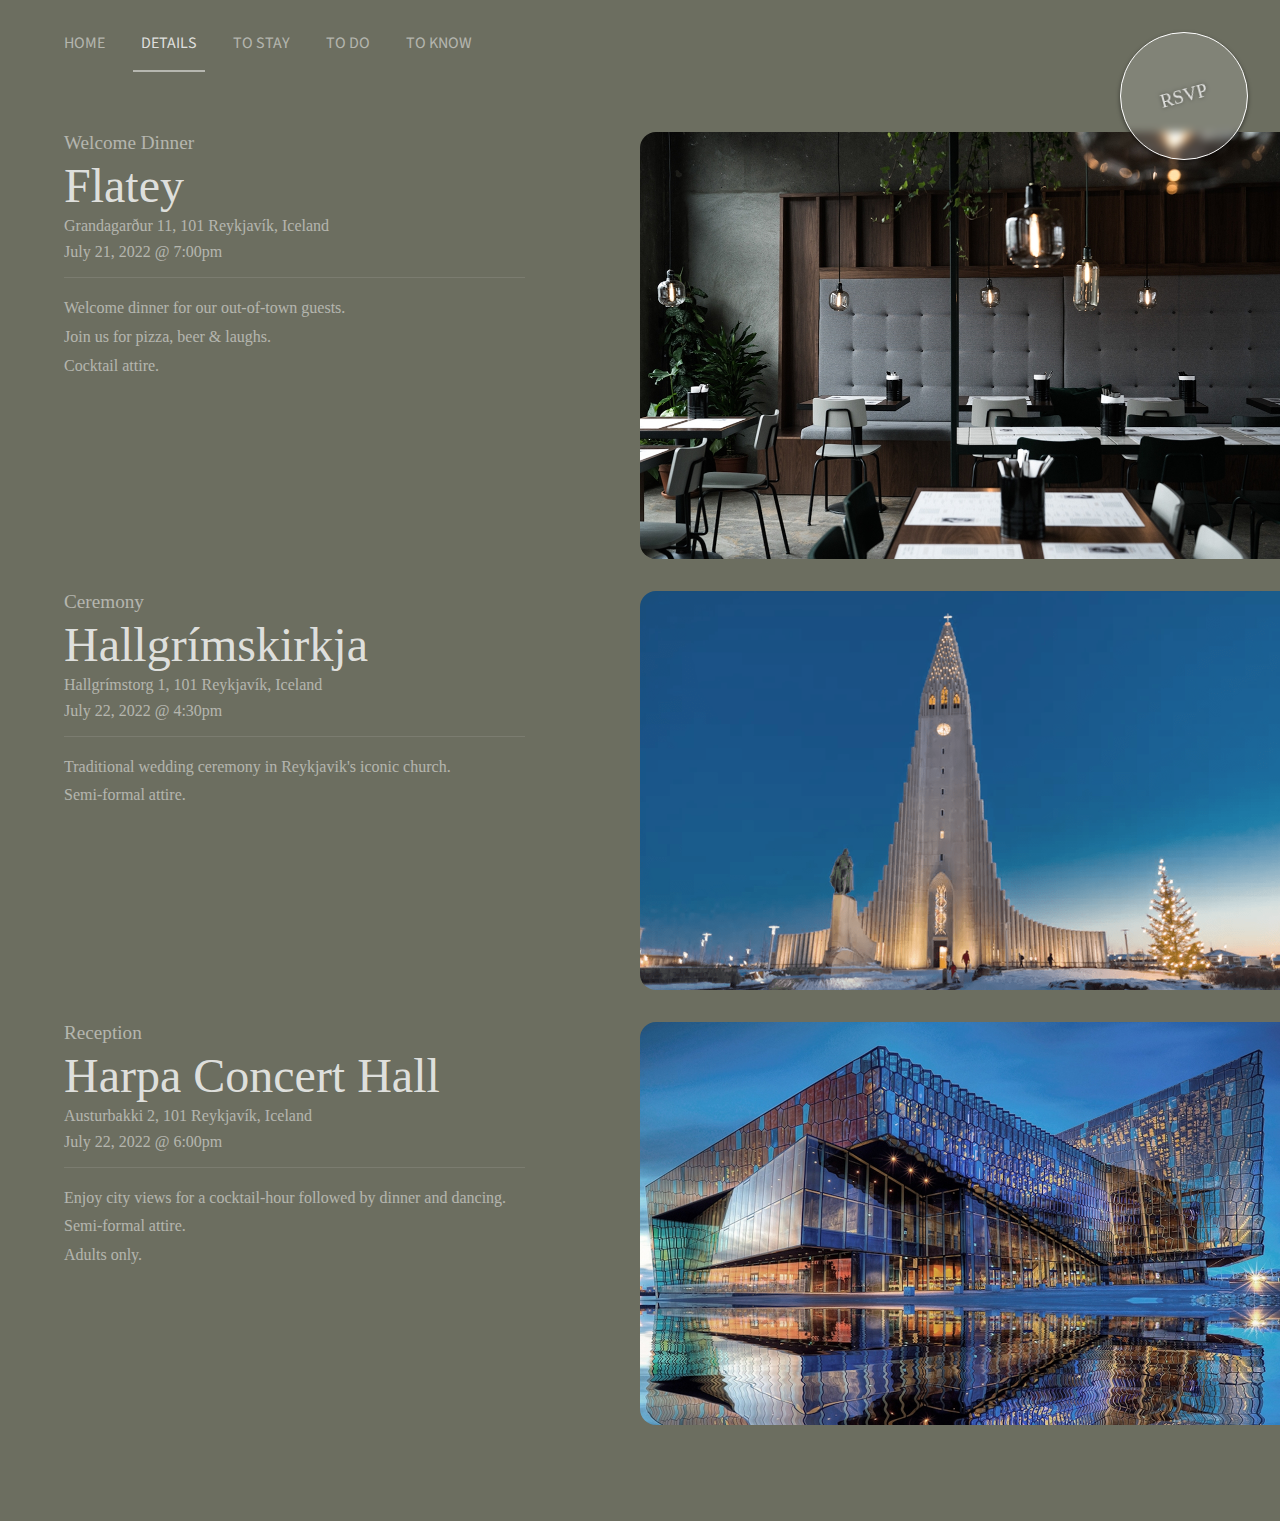
<file: details.html>
<html lang="en">
<head>
  <link rel="stylesheet" href="style.css">
  <link href="https://fonts.googleapis.com/css2?family=Playfair+Display:wght@300;400;700;900&family=Source+Sans+Pro&display=swap" rel="stylesheet">
  <meta name="viewport" content="width=device-width, initial-scale=1">
  <title>Liz & Siggi | July 22, 2022</title>
</head>

<body>
  <div class="container peek">
    <div class="color-block">
      <div class="color-block-top">
        <div class="menu">
          <a class="menu-item" href="index.html">Home</a>
          <a class="menu-item selected" href="details.html">Details</a>
          <a class="menu-item" href="stay.html">To Stay</a>
          <a class="menu-item" href="do.html">To Do</a>
          <a class="menu-item" href="know.html">To Know</a>
      </div>
    </div>
      <div class="color-block-title">
        <div class="color-block-date">July 22, 2022 &nbsp;|&nbsp; Reykjavik, Iceland</div>
        <div class="color-block-names">Details</div>
      </div>
    </div>
    <div class="photo-block"></div>
    <div class="rsvp-container">
      <a target="_blank" href="https://forms.gle/73TiUBXRHcwtwuv2A" class="rsvp"></a>
      <div class="rsvp-text">RSVP</div>
    </div>
  </div>
  <div class="container secondary">
    <div class="content">
      <div class="content-section">
        <div class="content-section-details">
          <div class="content-section-heading">Welcome Dinner</div>
          <div class="content-section-title">Flatey</div>
          <div class="content-section-info">Grandagarður 11, 101 Reykjavík, Iceland</div>
          <div class="content-section-info">July 21, 2022 @ 7:00pm</div>
          <div class="content-section-info paragraph">
            Welcome dinner for our out-of-town guests.<br/>
            Join us for pizza, beer & laughs.<br/>
            Cocktail attire.
          </div>
        </div>
        <img class="content-section-image" src="flatey.jpg" />
      </div>

      <div class="content-section">
        <div class="content-section-details">
          <div class="content-section-heading">Ceremony</div>
          <div class="content-section-title">Hallgrímskirkja</div>
          <div class="content-section-info">Hallgrímstorg 1, 101 Reykjavík, Iceland</div>
          <div class="content-section-info">July 22, 2022 @ 4:30pm</div>
          <div class="content-section-info paragraph">
            Traditional wedding ceremony in Reykjavik's iconic church.<br/>
            Semi-formal attire.
          </div>
        </div>
        <img class="content-section-image" src="church.png" />
      </div>

      <div class="content-section">
        <div class="content-section-details">
          <div class="content-section-heading">Reception</div>
          <div class="content-section-title">Harpa Concert Hall</div>
          <div class="content-section-info">Austurbakki 2, 101 Reykjavík, Iceland</div>
          <div class="content-section-info">July 22, 2022 @ 6:00pm</div>
          <div class="content-section-info paragraph">
            Enjoy city views for a cocktail-hour followed by dinner and dancing.<br/>
            Semi-formal attire.<br/>
            Adults only.
          </div>
        </div>
      <img class="content-section-image" src="harpa.jpg" />
      </div>
    </div>
  </div>
</body>
</html>
</file>
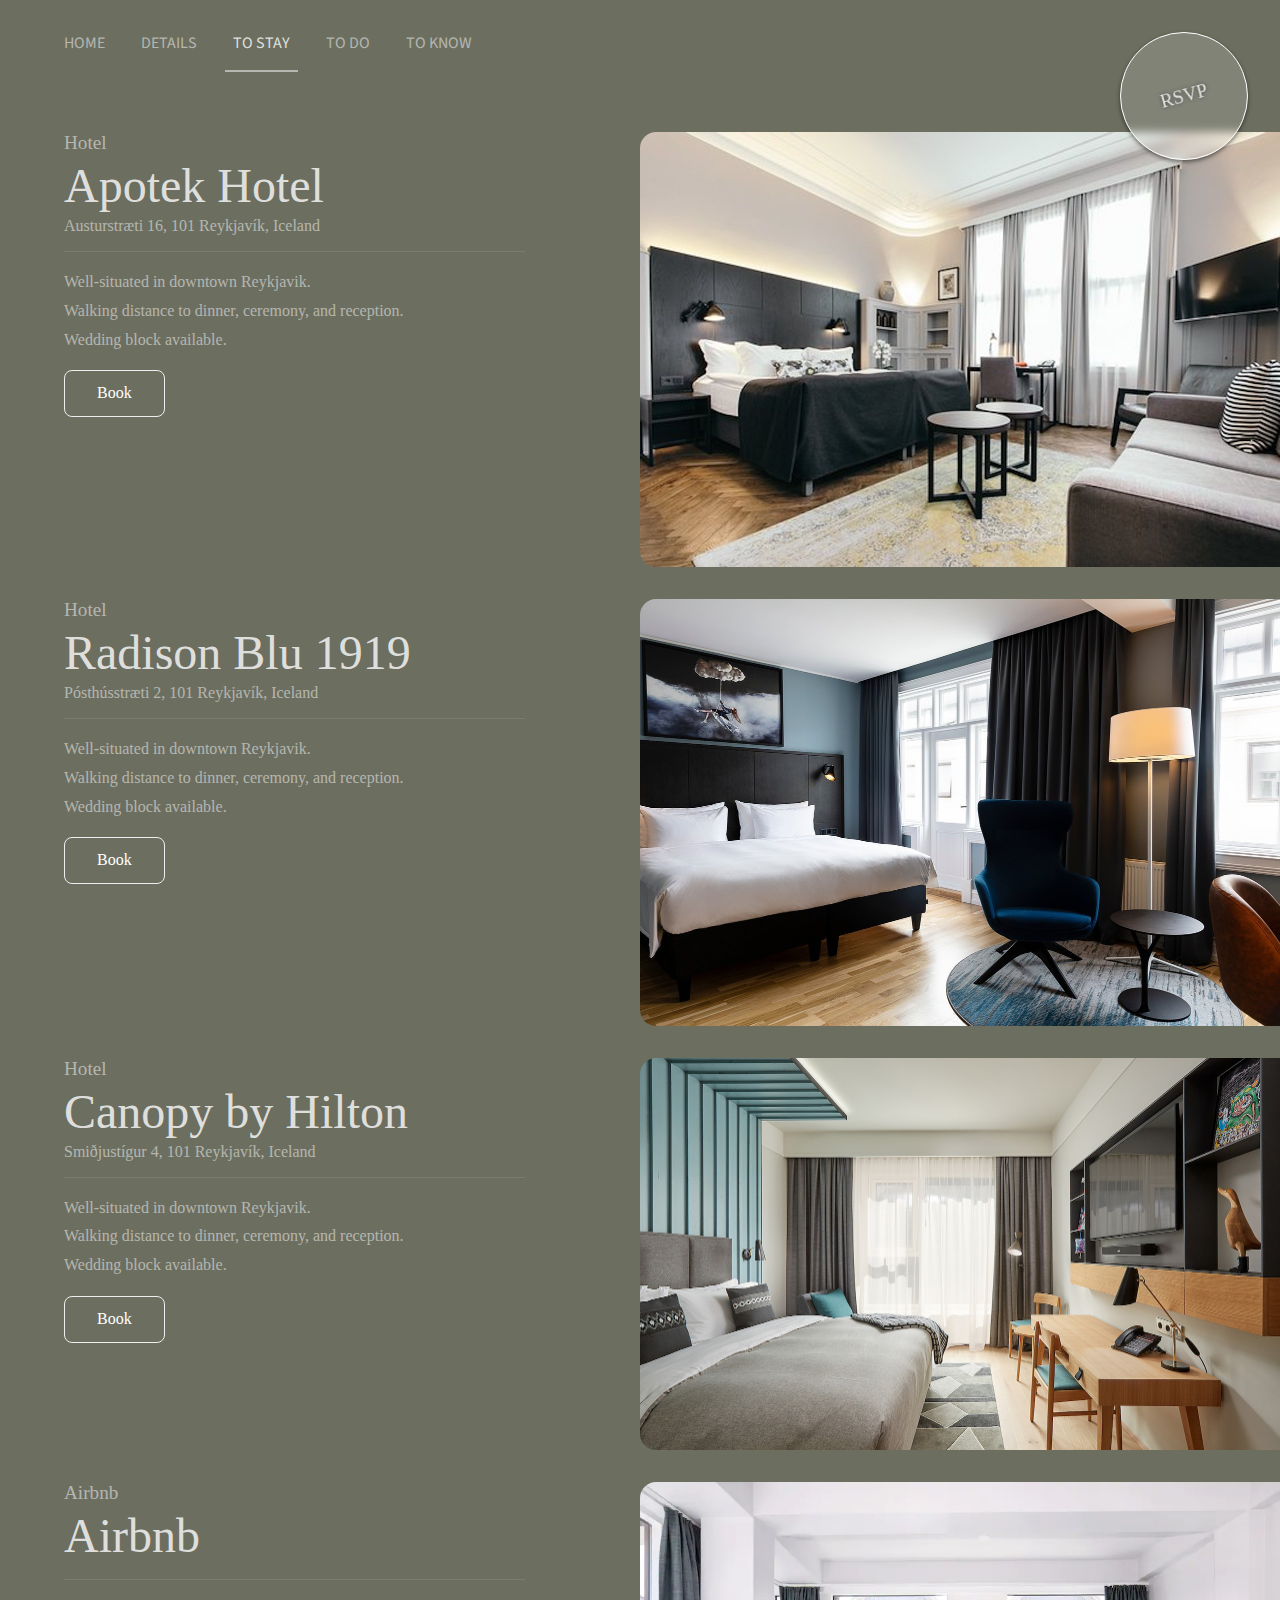
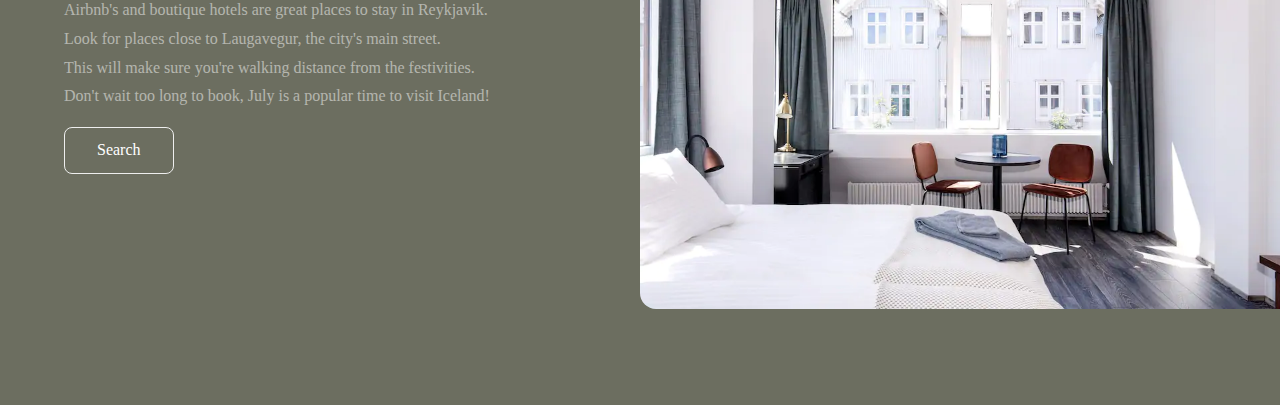
<file: stay.html>
<html>
<head>
  <link rel="stylesheet" href="style.css">
  <link href="https://fonts.googleapis.com/css2?family=Playfair+Display:wght@300;400;700;900&family=Source+Sans+Pro&display=swap" rel="stylesheet">
  <meta name="viewport" content="width=device-width, initial-scale=1">
  <title>Liz & Siggi | July 22, 2022</title>
</head>

<body>
  <div class="container peek">
    <div class="color-block">
      <div class="color-block-top">
        <div class="menu">
          <a class="menu-item" href="index.html">Home</a>
          <a class="menu-item" href="details.html">Details</a>
          <a class="menu-item selected" href="stay.html">To Stay</a>
          <a class="menu-item" href="do.html">To Do</a>
          <a class="menu-item" href="know.html">To Know</a>
      </div>
    </div>
      <div class="color-block-title">
        <div class="color-block-date">July 22, 2022 &nbsp;|&nbsp; Reykjavik, Iceland</div>
        <div class="color-block-names">To Stay</div>
      </div>
    </div>
    <div class="photo-block"></div>
    <div class="rsvp-container">
      <a target="_blank" href="https://forms.gle/73TiUBXRHcwtwuv2A" class="rsvp"></a>
      <div class="rsvp-text">RSVP</div>
    </div>
  </div>
  <div class="container secondary">
    <div class="content">
      <div class="content-section">
        <div class="content-section-details">
          <div class="content-section-heading">Hotel</div>
          <div class="content-section-title">Apotek Hotel</div>
          <div class="content-section-info">Austurstræti 16, 101 Reykjavík, Iceland</div>
          <div class="content-section-info paragraph">
            Well-situated in downtown Reykjavik.<br/>
            Walking distance to dinner, ceremony, and reception.<br/>
            Wedding block available.<br/>
            <a target="_blank" href="https://www.keahotels.is/en/hotels/apotek-hotel">Book</a>
          </div>
        </div>
      <img class="content-section-image" src="apotek.jpg" />
      </div>

      <div class="content-section">
        <div class="content-section-details">
          <div class="content-section-heading">Hotel</div>
          <div class="content-section-title">Radison Blu 1919</div>
          <div class="content-section-info">Pósthússtræti 2, 101 Reykjavík, Iceland</div>
          <div class="content-section-info paragraph">
            Well-situated in downtown Reykjavik.<br/>
            Walking distance to dinner, ceremony, and reception.<br/>
            Wedding block available.<br/>
            <a target="_blank" href="https://www.radissonhotels.com/en-us/hotels/radisson-blu-reykjavik-1919">Book</a>
          </div>
        </div>
      <img class="content-section-image" src="radison.jpg" />
      </div>

      <div class="content-section">
        <div class="content-section-details">
          <div class="content-section-heading">Hotel</div>
          <div class="content-section-title">Canopy by Hilton</div>
          <div class="content-section-info">Smiðjustígur 4, 101 Reykjavík, Iceland</div>
          <div class="content-section-info paragraph">
            Well-situated in downtown Reykjavik.<br/>
            Walking distance to dinner, ceremony, and reception.<br/>
            Wedding block available.<br/>
            <a target="_blank" href="https://www.radissonhotels.com/en-us/hotels/radisson-blu-reykjavik-1919">Book</a>
          </div>
        </div>
        <img class="content-section-image" src="canopy.jpg" />
      </div>

    <div class="content-section">
      <div class="content-section-details">
        <div class="content-section-heading">Airbnb</div>
        <div class="content-section-title">Airbnb</div>
        <div class="content-section-info paragraph">
          Airbnb's and boutique hotels are great places to stay in Reykjavik.<br/>
          Look for places close to Laugavegur, the city's main street.<br/>
          This will make sure you're walking distance from the festivities.<br/>
          Don't wait too long to book, July is a popular time to visit Iceland!<br/>
          <a target="_blank" href="https://www.airbnb.com/s/Reykjav%C3%ADk--Iceland/homes?adults=1&place_id=ChIJw-3c7rl01kgRcWDSMKIskew&refinement_paths%5B%5D=%2Fhomes&checkin=2022-07-20&checkout=2022-07-24">Search</a>
        </div>
      </div>
      <img class="content-section-image" src="airbnb.webp" />
    </div>
  </div>
</div>
</body>
</html>
</file>
<file: style.css>
html,
body {
  margin: 0;
  padding: 0;
  font-family: "Playfair+Display", serif;
  background-color: rgba(108, 110, 96, 1);
}
a {
  text-decoration: none;
}
input,
a,
button {
  outline: none;
}
.container {
  width: 100vw;
  height: 100vh;
  display: flex;
}
.container.peek {
  width: 100vw;
  height: 100px;
}

.container.peek .color-block-title {
  display: none;
}

.container.peek .rsvp {
  top: calc(32px);
  left: calc(100vw - 128px - 32px);
  position: fixed;
}
.container.peek .rsvp:hover {
  top: calc(26px);
  left: calc(100vw - 128px - 38px);
}
.container.peek .rsvp-text {
  top: calc(32px);
  left: calc(100vw - 128px - 32px);
  position: fixed;
}

.container.peek .photo-block {
  border-bottom-left-radius: 16px;
}

.rsvp-title {
  width: 100%;
  max-width: 700px;
  margin: 0 auto;
  font-size: 2em;
  border-bottom: 1px solid rgba(255, 255, 255, 0.1);
  margin-bottom: 16px;
}

.rsvp-form {
  background-color: #f0f1ef;
  border-radius: 8px;
  max-width: 700px;
  padding-top: 24px;
  margin: 0 auto;
}

.rsvp-form input {
  border: 2px solid #fff;
  background-color: transparent;
  padding: 32px 64px;
  margin: 32px 0;
  border-radius: 100px;
  color: #fff;
  font-size: 1.4em;
  width: 100%;
  font-family: inherit;
}

.rsvp-form button {
  border: 2px solid #fff;
  background-color: transparent;
  padding: 32px 32px;
  margin: 16px 0;
  border-radius: 100px;
  color: #fff;
  font-size: 1.4em;
  width: 100%;
  font-family: inherit;
  cursor: pointer;
}

.rsvp-form button.primary {
  background-color: #fff;
  color: #000;
}

.container.secondary {
  padding: 32px 64px 64px 64px;
  /* background-color: #717365; */
  background-color: rgba(108, 110, 96, 1);
  color: rgba(255, 255, 255, 0.8);
  font-size: 2em;
  box-sizing: border-box;
  height: initial;
}
.color-block {
  width: 50vw;
  /* background-color: rgba(108, 110, 97, 1); */
  /* background-color: rgba(134, 139,  170, 1); */
  /* background-color: rgba(63, 57, 80, 1); */
  /* background-color: rgba(31, 28, 30, 1); */
  /* background-color: #717365; */
  background-color: rgba(108, 110, 96, 1);

  color: white;
  display: flex;
  flex-direction: column;
  padding: 32px 64px 64px 64px;
  box-sizing: border-box;
}
.color-block-top {
  flex-grow: 1;
}
.color-block-names {
  font-size: 8em;
  line-height: 0.8em;
}
.peek .color-block-names {
  font-size: 5em;
}
.color-block-date {
  line-height: 3em;
  color: rgba(255, 255, 255, 0.5);
}

.menu {
  display: flex;
  font-family: "Source Sans Pro", sans-serif;
  margin-top: -16px;
  margin-left: -8px;
}

.menu-item {
  margin-right: 40px;
  text-transform: uppercase;
  color: rgba(255, 255, 255, 0.5);
  cursor: pointer;
  display: block;
  padding: 16px 8px;
  transition: all 0.3s ease;
  border-bottom: 2px solid;
  border-color: transparent;
  white-space: nowrap;
}

.menu-item:last-of-type {
  margin-right: 0;
}

.menu-item:hover,
.menu-item.selected {
  color: rgba(255, 255, 255, 0.8);
  border-bottom: 2px solid;
  border-color: rgba(255, 255, 255, 0.5);
  opacity: 1;
}

.photo-block {
  background-position: center;
  background-size: cover;
  flex-grow: 1;
}

.rsvp {
  position: absolute;
  width: 128px;
  height: 128px;
  top: calc(50vh - 64px);
  left: calc(50vw - 64px);
  box-sizing: border-box;
  border-radius: 128px;
  background-color: transparent;
  border: 1px solid #fff;
  background-color: rgba(255, 255, 255, 0.15);
  backdrop-filter: blur(4px);
  -webkit-backdrop-filter: blur(4px);
  box-shadow: 0 2px 4px rgba(0, 0, 0, 0.5);
  cursor: pointer;
  transition: all 0.3s ease;
  pointer-events: all;
  transform: translateZ(0);
}

.rsvp:hover {
  box-shadow: 0 4px 16px rgba(0, 0, 0, 0.5);
  width: 140px;
  height: 140px;
  top: calc(50vh - 70px);
  left: calc(50vw - 70px);
}

.rsvp-text {
  position: absolute;
  width: 128px;
  height: 128px;
  top: calc(50vh - 64px);
  left: calc(50vw - 64px);
  font-size: 1.2em;
  color: rgba(255, 255, 255, 0.8);
  display: flex;
  text-shadow: 0px 0px 4px rgba(0, 0, 0, 0.5);
  align-items: center;
  justify-content: center;
  transform: rotate(-15deg);
  pointer-events: none;
  font-weight: 300;
  transition: all 0.3s ease;
  text-align: center;
  /* font-family: sans-serif; */
  /* font-weight: 700; */
}

.amp {
  font-size: 0.9em;
  color: rgba(255, 255, 255, 0.5);
}

.content {
  flex-grow: 1;
}

.content-section {
  margin-bottom: 32px;
  display: flex;
}

.content-section-details {
  flex-grow: 1;
}

.content-section-heading {
  font-size: 0.6em;
  color: rgba(255, 255, 255, 0.5);
  margin-bottom: 4px;
}

.content-section-title {
  font-size: 1.5em;
  margin-bottom: 4px;
}

.content-section-info {
  font-size: 0.5em;
  margin-bottom: 8px;

  color: rgba(255, 255, 255, 0.5);
}

.content-section-info a {
  color: #fff;
  border: 1px solid #eee;
  padding: 8px 32px;
  border-radius: 8px;
  margin-top: 16px;
  display: inline-block;
}

.content-section-info.paragraph {
  margin-top: 16px;
  border-top: 1px solid rgba(255, 255, 255, 0.1);
  width: 80%;
  padding-top: 16px;
  line-height: 1.8em;
  /* font-family: sans-serif; */
}

.content-section-info-category {
  color: rgba(255, 255, 255, 0.7);
  /* width: 60px; */
  display: inline-block;
}

.content-section-image {
  width: 50vw;
  margin-right: -64px;
  border-top-left-radius: 16px;
  border-bottom-left-radius: 16px;
  object-fit: cover;
}

@media only screen and (max-width: 1280px) {
  .menu-item {
    margin-right: 20px;
  }
}

@media only screen and (max-width: 1080px) {
  .menu-item {
    margin-right: 0px;
  }
}

@media only screen and (max-width: 920px) {
  .container {
    flex-direction: column;
  }

  .content-section {
    flex-direction: column;
    margin-bottom: 64px;
  }

  .content-section-image {
    border-radius: 16px;
    width: 100%;
    margin-top: 16px;
  }

  .menu-item {
    margin-right: 32px;
  }

  .color-block {
    width: 100vw;
    height: 50vh;
  }

  .color-block-names {
    font-size: 5em;
    line-height: 0.8em;
  }

  .color-block-title {
    flex-grow: 1;
  }

  .container.peek .rsvp {
    position: fixed;
    top: calc(100vh - 128px - 32px);
    left: calc(100vw - 128px - 32px);
  }
  .container.peek .rsvp:hover {
    top: calc(100vh - 128px - 38px);
    left: calc(100vw - 128px - 38px);
  }
  .container.peek .rsvp-text {
    position: fixed;
    top: calc(100vh - 128px - 32px);
    left: calc(100vw - 128px - 32px);
  }
}

@media only screen and (max-width: 600px) {
  .menu-item {
    margin-right: 0px;
  }

  .color-block {
    padding: 32px;
  }

  .container.secondary {
    padding: 32px;
  }
}

@media only screen and (max-width: 400px) {
  .menu-item {
    font-size: 0.7em;
  }
}

@media only screen and (max-width: 320px) {
  .color-block {
    padding: 32px 16px;
  }

  .container.secondary {
    padding: 32px 16px;
  }
}
</file>
